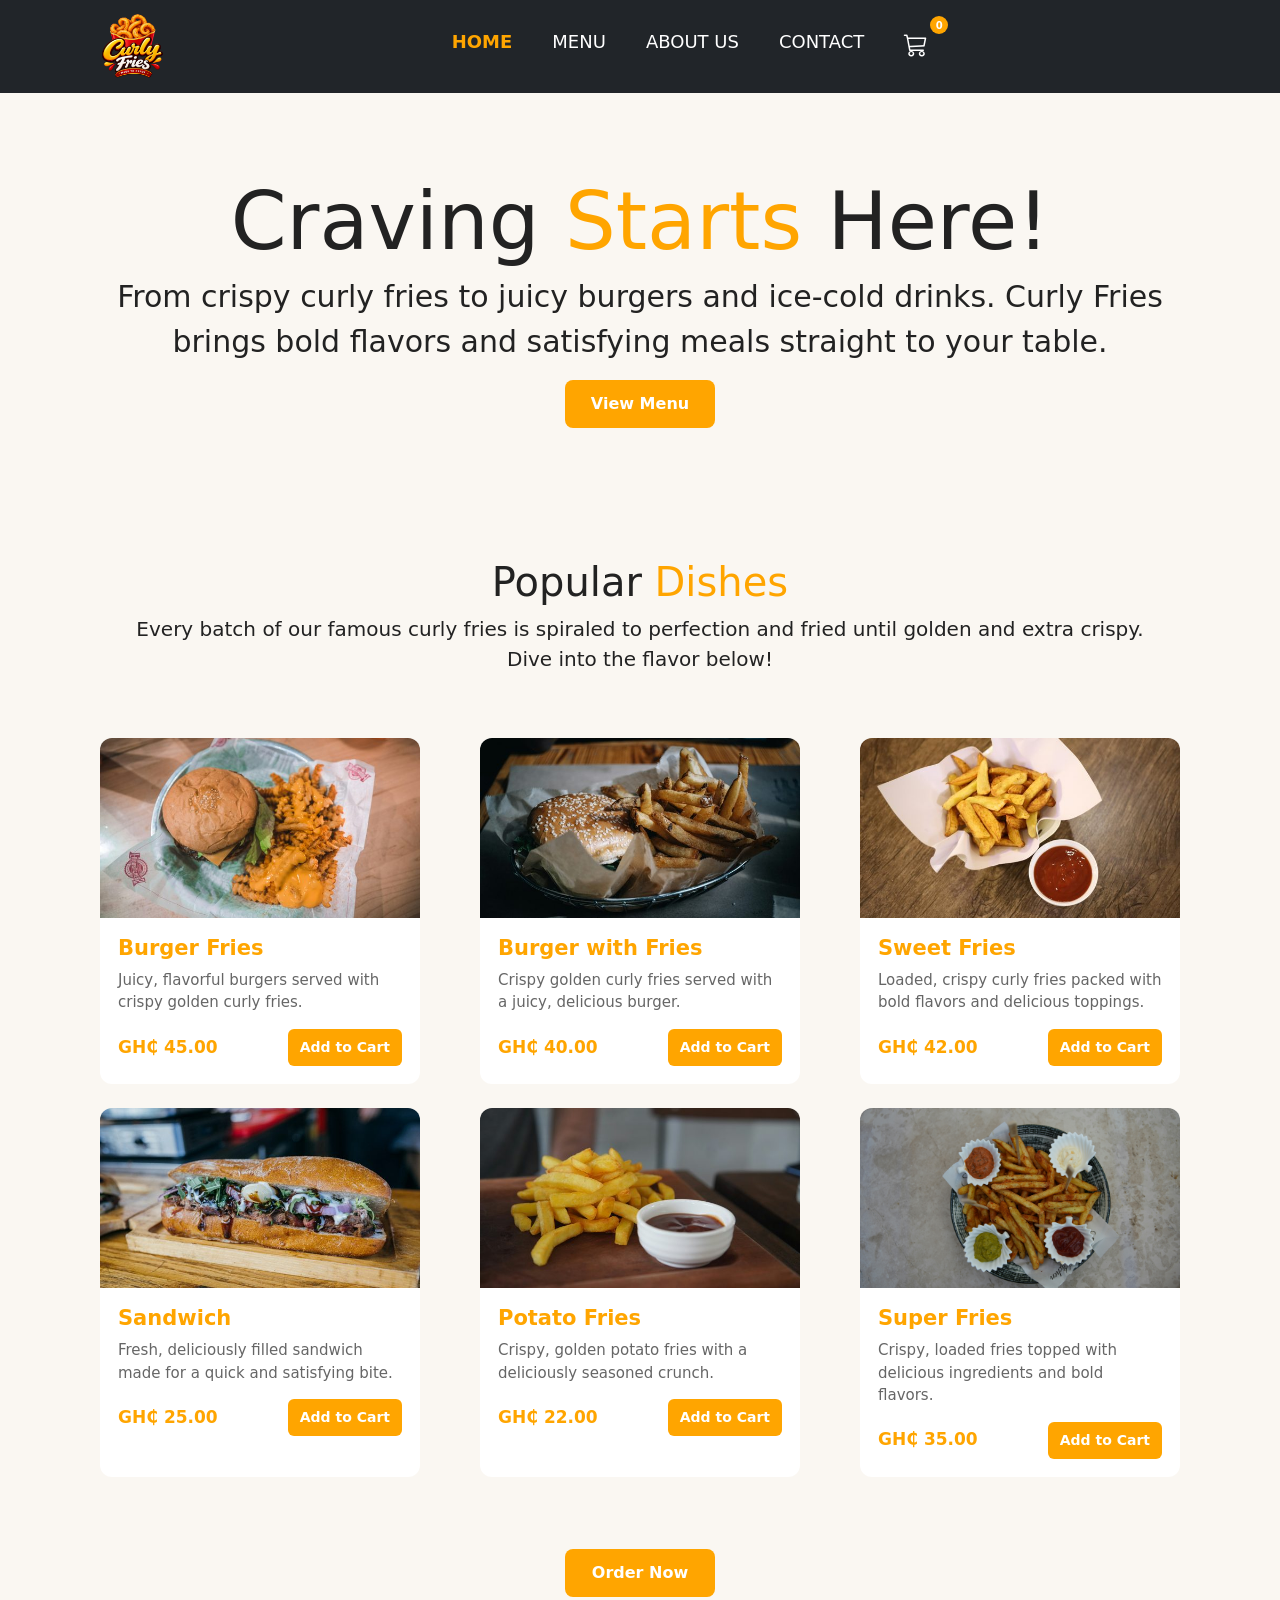
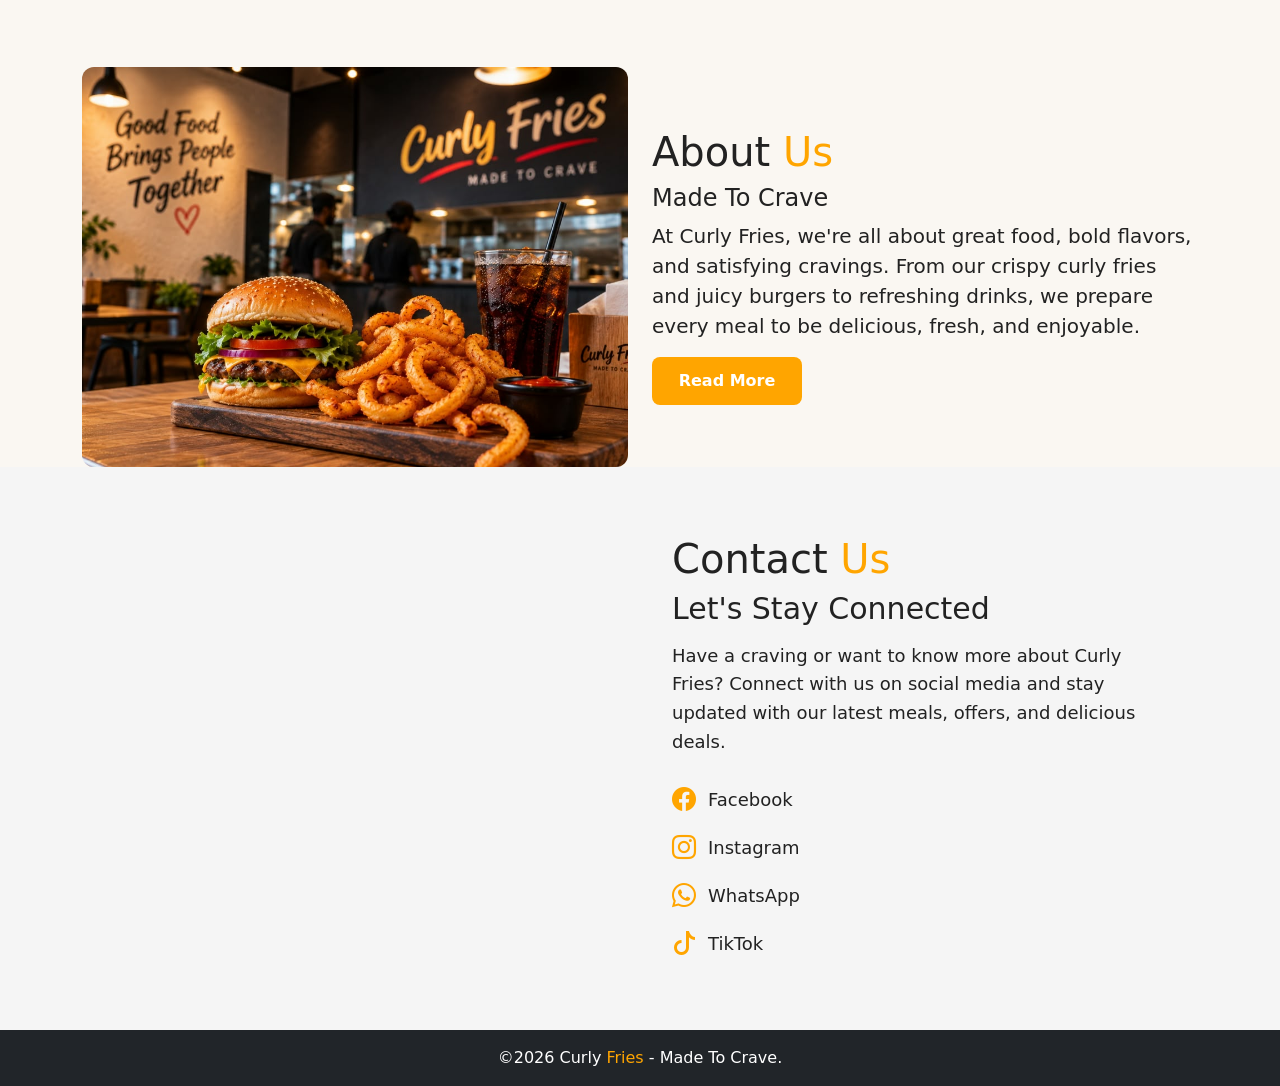
<file: index.html>
<!doctype html>
<html lang="en">
  <head>
    <meta charset="utf-8" />
    <meta name="viewport" content="width=device-width, initial-scale=1" />
    <title>Curly Fries - Made To Crave</title>
    <!---bootstrap-->
    <link
      href="https://cdn.jsdelivr.net/npm/bootstrap@5.3.8/dist/css/bootstrap.min.css"
      rel="stylesheet"
    />

    <!---boostrap fonts-->
    <link
      rel="stylesheet"
      href="https://cdn.jsdelivr.net/npm/bootstrap-icons@1.13.1/font/bootstrap-icons.min.css"
    />

    <!--custom css-->
    <link rel="stylesheet" href="assets/css/style.css" />

    <!---reso=ponsive custom css-->
    <link rel="stylesheet" href="assets/css/responsive.css" />

    <!---Google font-->
    <link rel="preconnect" href="https://fonts.googleapis.com" />
    <link rel="preconnect" href="https://fonts.gstatic.com" crossorigin />
    <link
      href="https://fonts.googleapis.com/css2?family=Google+Sans:ital,opsz,wght@0,17..18,400..700;1,17..18,400..700&family=Montserrat:ital,wght@0,100..900;1,100..900&display=swap"
      rel="stylesheet"
    />
  </head>
  <body>
    <!--NAVBAR -->
    <nav class="navbar navbar-expand-lg bg-dark sticky-top">
      <div class="container">
        <a href="index.html" class="navbar-brand"
          ><img src="assets/images/logo1.png" class="logo-img" alt=""
        /></a>
        <!---mobile cart-->
        <a
          href="cart.html"
          class="nav-link cart-icon d-inline-flex d-lg-none"
          aria-label="Shopping cart"
        >
          <i class="bi bi-cart3"></i>
          <span class="cart-count">0</span>
        </a>

        <!---hamburger-->
        <button
          class="navbar-toggler navbar-dark"
          type="button"
          data-bs-toggle="offcanvas"
          data-bs-target="#offcanvasNavbar"
          aria-controls="offcanvasNavbar"
          aria-label="Toggle navigation"
        >
          <span class="navbar-toggler-icon"></span>
        </button>
        <div
          class="offcanvas offcanvas-start bg-dark text-white"
          tabindex="-1"
          id="offcanvasNavbar"
          aria-labelledby="offcanvasNavbarLabel"
        >
          <div class="offcanvas-header">
            <h5 class="offcanvas-title" id="offcanvasNavbarLabel">
              Curly <span>Fries</span>
            </h5>
            <button
              type="button"
              class="btn-close btn-close-white"
              data-bs-dismiss="offcanvas"
              aria-label="Close"
            ></button>
          </div>
          <div class="offcanvas-body">
            <ul
              class="navbar-nav justify-content-center gap-4 flex-grow-1 pe-3"
            >
              <li class="nav-item">
                <a class="nav-link active text-white" href="index.html">Home</a>
              </li>
              <li class="nav-item">
                <a class="nav-link text-white" href="menu.html">Menu</a>
              </li>
              <li class="nav-item">
                <a class="nav-link text-white" href="about.html">About Us</a>
              </li>
              <li class="nav-item">
                <a class="nav-link text-white" href="contact.html">Contact</a>
              </li>

              <!-- Desktop Cart -->
              <li class="nav-item d-none d-lg-block">
                <a
                  href="cart.html"
                  class="nav-link cart-icon"
                  aria-label="Shopping cart"
                >
                  <i class="bi bi-cart3"></i>
                  <span class="cart-count">0</span>
                </a>
              </li>
            </ul>
          </div>
        </div>
      </div>
    </nav>

    <!---End Of Navbar-->

    <!---HERO SECTION -->
    <section class="hero-section">
      <div class="container text-center">
        <h1 class="hero-text">Craving <span>Starts</span> Here!</h1>
        <p class="p-text">
          From crispy curly fries to juicy burgers and ice-cold drinks. Curly
          Fries brings bold flavors and satisfying meals straight to your table.
        </p>
        <a href="menu.html" role="button" class="hero-btn">View Menu</a>
      </div>
    </section>

    <!---Menu Section-->
    <section class="section">
      <div class="container">
        <div class="text-center">
          <h1 class="menu-text">Popular <span>Dishes</span></h1>
          <p class="menu-paragraph">
            Every batch of our famous curly fries is spiraled to perfection and
            fried until golden and extra crispy. <br />
            Dive into the flavor below!
          </p>
        </div>
        <div class="row g-4 py-5">
          <!-- Burger Fries -->
          <div
            class="col-12 col-sm-6 col-lg-4 menu-item"
            data-category="burgers"
          >
            <div class="menu-card">
              <img
                src="assets/images/burger-fries.jpg"
                class="menu-card-img"
                alt="Burger Fries"
              />
              <div class="menu-card-body">
                <h3>Burger Fries</h3>
                <p>
                  Juicy, flavorful burgers served with crispy golden curly
                  fries.
                </p>
                <div class="menu-card-footer">
                  <span class="menu-price">GH₵ 45.00</span>
                  <button
                    type="button"
                    data-name="Burger Fries"
                    data-price="45"
                    data-image="assets/images/burger-fries.jpg"
                    class="add-cart-btn"
                  >
                    Add to Cart
                  </button>
                </div>
              </div>
            </div>
          </div>

          <!-- Burger with Fries -->
          <div
            class="col-12 col-sm-6 col-lg-4 menu-item"
            data-category="burgers"
          >
            <div class="menu-card">
              <img
                src="assets/images/b-fries.jpg"
                class="menu-card-img"
                alt="Burger with Fries"
              />
              <div class="menu-card-body">
                <h3>Burger with Fries</h3>
                <p>
                  Crispy golden curly fries served with a juicy, delicious
                  burger.
                </p>
                <div class="menu-card-footer">
                  <span class="menu-price">GH₵ 40.00</span>
                  <button
                    type="button"
                    data-name="Burger with Fries"
                    data-price="40"
                    data-image="assets/images/b-fries.jpg"
                    class="add-cart-btn"
                  >
                    Add to Cart
                  </button>
                </div>
              </div>
            </div>
          </div>

          <!-- Sweet Fries -->
          <div class="col-12 col-sm-6 col-lg-4 menu-item" data-category="fries">
            <div class="menu-card">
              <img
                src="assets/images/about1.jpg"
                class="menu-card-img"
                alt="Sweet Fries"
              />
              <div class="menu-card-body">
                <h3>Sweet Fries</h3>
                <p>
                  Loaded, crispy curly fries packed with bold flavors and
                  delicious toppings.
                </p>
                <div class="menu-card-footer">
                  <span class="menu-price">GH₵ 42.00</span>
                  <button
                    type="button"
                    data-name="Sweet Fries"
                    data-price="42"
                    data-image="assets/images/about1.jpg"
                    class="add-cart-btn"
                  >
                    Add to Cart
                  </button>
                </div>
              </div>
            </div>
          </div>

          <!-- Sandwich -->
          <div
            class="col-12 col-sm-6 col-lg-4 menu-item"
            data-category="sandwiches"
          >
            <div class="menu-card">
              <img
                src="assets/images/sandwich.jpg"
                class="menu-card-img"
                alt="Sandwich"
              />
              <div class="menu-card-body">
                <h3>Sandwich</h3>
                <p>
                  Fresh, deliciously filled sandwich made for a quick and
                  satisfying bite.
                </p>
                <div class="menu-card-footer">
                  <span class="menu-price">GH₵ 25.00</span>
                  <button
                    type="button"
                    data-name="Sandwich"
                    data-price="25"
                    data-image="assets/images/sandwich.jpg"
                    class="add-cart-btn"
                  >
                    Add to Cart
                  </button>
                </div>
              </div>
            </div>
          </div>

          <!-- Potato Fries -->
          <div class="col-12 col-sm-6 col-lg-4 menu-item" data-category="fries">
            <div class="menu-card">
              <img
                src="assets/images/potatoe-fries.jpg"
                class="menu-card-img"
                alt="Potato Fries"
              />
              <div class="menu-card-body">
                <h3>Potato Fries</h3>
                <p>
                  Crispy, golden potato fries with a deliciously seasoned
                  crunch.
                </p>
                <div class="menu-card-footer">
                  <span class="menu-price">GH₵ 22.00</span>
                  <button
                    type="button"
                    data-name="Potato Fries"
                    data-price="22"
                    data-image="assets/images/potatoe-fries.jpg"
                    class="add-cart-btn"
                  >
                    Add to Cart
                  </button>
                </div>
              </div>
            </div>
          </div>

          <!-- Super Fries -->
          <div class="col-12 col-sm-6 col-lg-4 menu-item" data-category="fries">
            <div class="menu-card">
              <img
                src="assets/images/super-fries.jpg"
                class="menu-card-img"
                alt="Super Fries"
              />
              <div class="menu-card-body">
                <h3>Super Fries</h3>
                <p>
                  Crispy, loaded fries topped with delicious ingredients and
                  bold flavors.
                </p>
                <div class="menu-card-footer">
                  <span class="menu-price">GH₵ 35.00</span>
                  <button
                    type="button"
                    data-name="Super Fries"
                    data-price="35"
                    data-image="assets/images/super-fries.jpg"
                    class="add-cart-btn"
                  >
                    Add to Cart
                  </button>
                </div>
              </div>
            </div>
          </div>
        </div>
        <div class="text-center mt-4">
          <a href="menu.html" role="button" class="hero-btn">Order Now</a>
        </div>
      </div>
    </section>

    <!---ABOUT SECTION-->
    <section>
      <div class="container">
        <div class="row align-items-center">
          <!-- Heading Mobile-->
          <div class="col-12 order-1 d-md-none">
            <h1 class="about-title">About <span>Us</span></h1>
          </div>

          <!-- Image -->
          <div class="col-12 col-md-6 order-2 order-md-1">
            <img
              src="assets/images/about.jpeg"
              class="img-fluid about-img"
              alt="Curly Fries"
            />
          </div>

          <!-- Content -->
          <div class="col-12 col-md-6 order-3 order-md-2">
            <!-- Heading shown on desktop -->
            <h1 class="d-none d-md-block">About <span>Us</span></h1>

            <h4 class="mt-2">Made To Crave</h4>

            <p class="about-text">
              At Curly Fries, we're all about great food, bold flavors, and
              satisfying cravings. From our crispy curly fries and juicy burgers
              to refreshing drinks, we prepare every meal to be delicious,
              fresh, and enjoyable.
            </p>

            <a href="about.html" role="button" class="hero-btn">Read More </a>
          </div>
        </div>
      </div>
    </section>

    <!---CONTACT SECTION-->
    <section class="contact-section py-5" id="contact">
      <div class="container">
        <div class="row align-items-center g-4">
          <!-- Map -->
          <div class="col-12 col-md-6 order-2 order-md-1">
            <div class="map-container">
              <iframe
                src="https://www.google.com/maps?q=The+Buka+Restaurant,+Osu,+Accra,+Ghana&output=embed"
                width="100%"
                height="400"
                style="border: 0"
                allowfullscreen=""
                loading="lazy"
              >
              </iframe>
            </div>
          </div>

          <!-- Contact -->
          <div class="col-12 col-md-6 order-1 order-md-2">
            <div class="social-content">
              <h1>Contact <span>Us</span></h1>

              <h2>Let's Stay Connected</h2>

              <p>
                Have a craving or want to know more about Curly Fries? Connect
                with us on social media and stay updated with our latest meals,
                offers, and delicious deals.
              </p>

              <div class="social-links">
                <a href="#" class="social-link">
                  <i class="bi bi-facebook"></i>
                  Facebook
                </a>

                <a href="#" class="social-link">
                  <i class="bi bi-instagram"></i>
                  Instagram
                </a>

                <a href="#" class="social-link">
                  <i class="bi bi-whatsapp"></i>
                  WhatsApp
                </a>

                <a href="#" class="social-link">
                  <i class="bi bi-tiktok"></i>
                  TikTok
                </a>
              </div>
            </div>
          </div>
        </div>
      </div>
    </section>

    <!---FOOTER SECTION-->
    <footer class="text-center p-3 bottom text-white bg-dark">
      <div>&copy;2026 Curly <span>Fries</span> - Made To Crave.</div>
    </footer>
    <!---script-->
    <script src="https://cdn.jsdelivr.net/npm/bootstrap@5.3.8/dist/js/bootstrap.bundle.min.js"></script>

    <!-- Cart -->
    <script src="assets/js/cart.js"></script>
  </body>
</html>
</file>
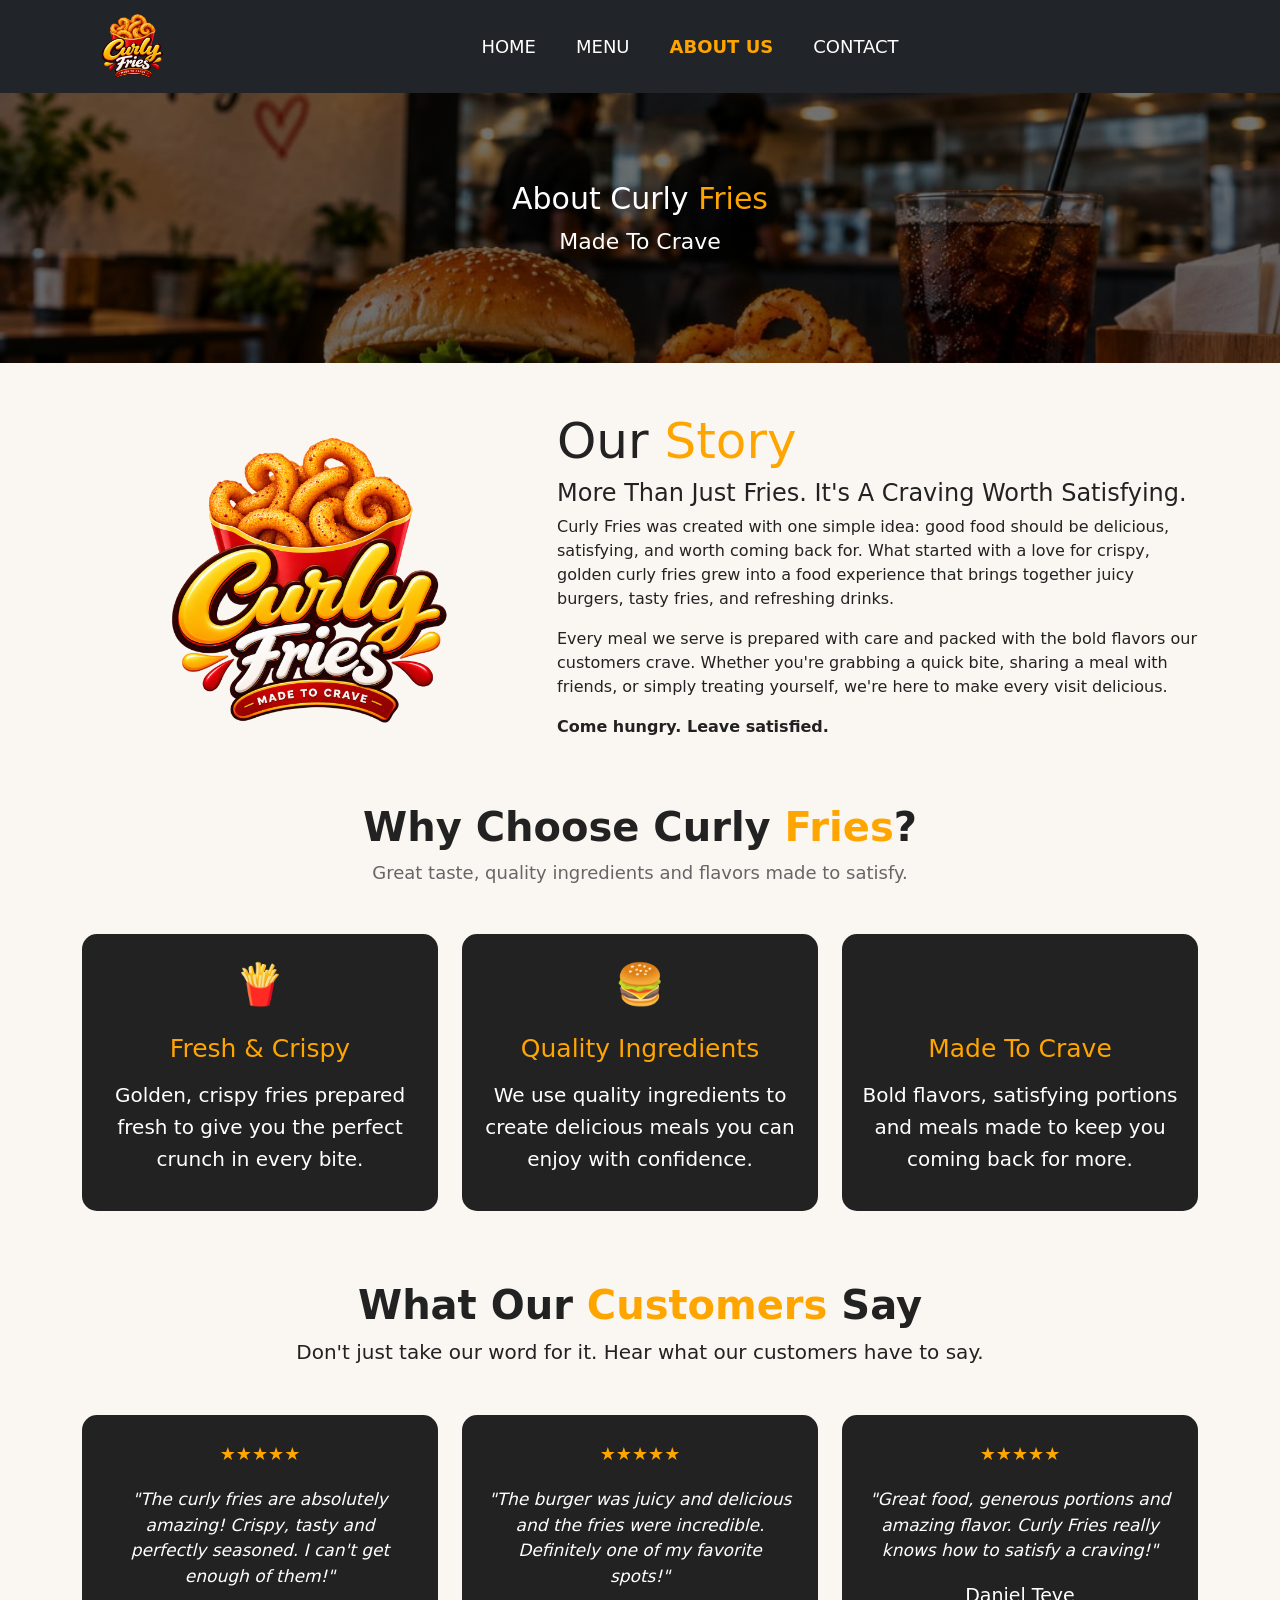
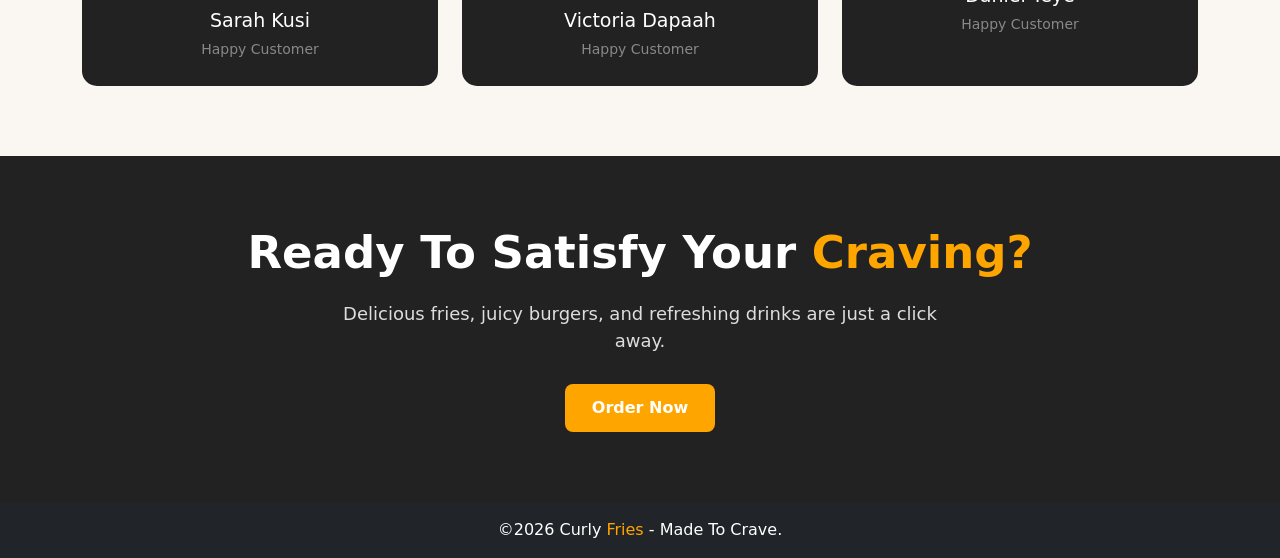
<file: about.html>
<!doctype html>
<html lang="en">
  <head>
    <meta charset="utf-8" />
    <meta name="viewport" content="width=device-width, initial-scale=1" />
    <title>About Us - Curly Fries</title>

    <!---bootstrap-->
    <link
      href="https://cdn.jsdelivr.net/npm/bootstrap@5.3.8/dist/css/bootstrap.min.css"
      rel="stylesheet"
    />

    <!--custom css-->
    <link rel="stylesheet" href="assets/css/style.css" />

    <!---responsive custom css-->
    <link rel="stylesheet" href="assets/css/responsive.css" />

    <!---Google font-->
    <link rel="preconnect" href="https://fonts.googleapis.com" />
    <link rel="preconnect" href="https://fonts.gstatic.com" crossorigin />
    <link
      href="https://fonts.googleapis.com/css2?family=Google+Sans:ital,opsz,wght@0,17..18,400..700;1,17..18,400..700&family=Montserrat:ital,wght@0,100..900;1,100..900&display=swap"
      rel="stylesheet"
    />
  </head>
  <body>
    <!--NAVBAR -->
    <nav class="navbar navbar-expand-lg bg-dark sticky-top">
      <div class="container">
        <a href="index.html" class="navbar-brand"
          ><img src="assets/images/logo1.png" class="logo-img" alt=""
        /></a>
        <button
          class="navbar-toggler navbar-dark"
          type="button"
          data-bs-toggle="offcanvas"
          data-bs-target="#offcanvasNavbar"
          aria-controls="offcanvasNavbar"
          aria-label="Toggle navigation"
        >
          <span class="navbar-toggler-icon"></span>
        </button>
        <div
          class="offcanvas offcanvas-start bg-dark text-white"
          tabindex="-1"
          id="offcanvasNavbar"
          aria-labelledby="offcanvasNavbarLabel"
        >
          <div class="offcanvas-header">
            <h5 class="offcanvas-title" id="offcanvasNavbarLabel">
              Curly <span>Fries</span>
            </h5>
            <button
              type="button"
              class="btn-close btn-close-white"
              data-bs-dismiss="offcanvas"
              aria-label="Close"
            ></button>
          </div>
          <div class="offcanvas-body">
            <ul
              class="navbar-nav justify-content-center gap-4 flex-grow-1 pe-3"
            >
              <li class="nav-item">
                <a class="nav-link text-white" href="index.html">Home</a>
              </li>
              <li class="nav-item">
                <a class="nav-link text-white" href="menu.html">Menu</a>
              </li>
              <li class="nav-item">
                <a class="nav-link active text-white" href="about.html"
                  >About Us</a
                >
              </li>
              <li class="nav-item">
                <a class="nav-link text-white" href="contact.html">Contact</a>
              </li>
            </ul>
          </div>
        </div>
      </div>
    </nav>

    <!---End Of Navbar-->

    <!---HERO SECTION -->
    <main class="about-hero">
      <div class="container text-center">
        <h1>About Curly <span>Fries</span></h1>
        <p>Made To Crave</p>
      </div>
    </main>

    <main class="py-5">
      <div class="container">
        <div class="row align-items-center">
          <!-- Mobile--->
          <div class="col-12 d-md-none order-1 text-center">
            <h2>Our <span>Story</span></h2>
          </div>
          <div class="col-12 col-md-5 order-2 order-md-1 text-center">
            <img
              src="assets/images/logo1.png"
              class="img-fluid"
              alt="Curly Fries Logo"
            />
          </div>

          <!-- Story Content -->
          <div class="col-12 col-md-7 order-3 order-md-2">
            <!-- Desktop Only: Our Story -->
            <h2 class="d-none d-md-block about-title">
              Our <span>Story</span>
            </h2>

            <h4>More Than Just Fries. It's A Craving Worth Satisfying.</h4>

            <p>
              Curly Fries was created with one simple idea: good food should be
              delicious, satisfying, and worth coming back for. What started
              with a love for crispy, golden curly fries grew into a food
              experience that brings together juicy burgers, tasty fries, and
              refreshing drinks.
            </p>

            <p>
              Every meal we serve is prepared with care and packed with the bold
              flavors our customers crave. Whether you're grabbing a quick bite,
              sharing a meal with friends, or simply treating yourself, we're
              here to make every visit delicious.
            </p>

            <p>
              <strong>Come hungry. Leave satisfied.</strong>
            </p>
          </div>
        </div>
      </div>
    </main>

    <!---Why Choose Us-->
    <section class="why-choose">
      <div class="container">
        <div class="text-center mb-5">
          <h2>Why Choose Curly <span>Fries</span>?</h2>
          <p>Great taste, quality ingredients and flavors made to satisfy.</p>
        </div>
        <div class="row g-4">
          <div class="col-12 col-md-4">
            <div class="feature-card text-center">
              <div class="feature-icon">🍟</div>
              <h3>Fresh & Crispy</h3>
              <p>
                Golden, crispy fries prepared fresh to give you the perfect
                crunch in every bite.
              </p>
            </div>
          </div>

          <div class="col-12 col-md-4">
            <div class="feature-card text-center">
              <div class="feature-icon">🍔</div>
              <h3>Quality Ingredients</h3>

              <p>
                We use quality ingredients to create delicious meals you can
                enjoy with confidence.
              </p>
            </div>
          </div>

          <div class="col-12 col-md-4">
            <div class="feature-card text-center">
              <div class="feature-icon">❤️</div>
              <h3>Made To Crave</h3>
              <p>
                Bold flavors, satisfying portions and meals made to keep you
                coming back for more.
              </p>
            </div>
          </div>
        </div>
      </div>
    </section>

    <!---Testimonials-->
    <section class="section">
      <div class="container">
        <div class="text-center mb-5">
          <h2 class="testimonial-title">What Our <span>Customers</span> Say</h2>
          <p class="sub-section">
            Don't just take our word for it. Hear what our customers have to
            say.
          </p>
        </div>

        <div class="row g-4">
          <div class="col-12 col-md-4">
            <div class="testimonial-card">
              <div class="stars">★★★★★</div>
              <p>
                "The curly fries are absolutely amazing! Crispy, tasty and
                perfectly seasoned. I can't get enough of them!"
              </p>
              <h5>Sarah Kusi</h5>
              <small>Happy Customer</small>
            </div>
          </div>

          <div class="col-12 col-md-4">
            <div class="testimonial-card">
              <div class="stars">★★★★★</div>
              <p>
                "The burger was juicy and delicious and the fries were
                incredible. Definitely one of my favorite spots!"
              </p>
              <h5>Victoria Dapaah</h5>
              <small>Happy Customer</small>
            </div>
          </div>

          <div class="col-12 col-md-4">
            <div class="testimonial-card">
              <div class="stars">★★★★★</div>
              <p>
                "Great food, generous portions and amazing flavor. Curly Fries
                really knows how to satisfy a craving!"
              </p>
              <h5>Daniel Teye</h5>
              <small>Happy Customer</small>
            </div>
          </div>
        </div>
      </div>
    </section>

    <!---CTA-->
    <section class="cta-section">
      <div class="container text-center">
        <h2>Ready To Satisfy Your <span>Craving?</span></h2>
        <p>
          Delicious fries, juicy burgers, and refreshing drinks are just a click
          away.
        </p>
        <a href="menu.html" class="hero-btn">Order Now</a>
      </div>
    </section>

    <!---Footer-->
    <footer class="text-center p-3 bottom text-white bg-dark">
      <div>&copy;2026 Curly <span>Fries</span> - Made To Crave.</div>
    </footer>

    <!---script-->
    <script src="https://cdn.jsdelivr.net/npm/bootstrap@5.3.8/dist/js/bootstrap.bundle.min.js"></script>

    <!---aos script-->
    <script src="https://unpkg.com/aos@2.3.1/dist/aos.js"></script>

    <script>
      AOS.init();
    </script>
  </body>
</html>
</file>
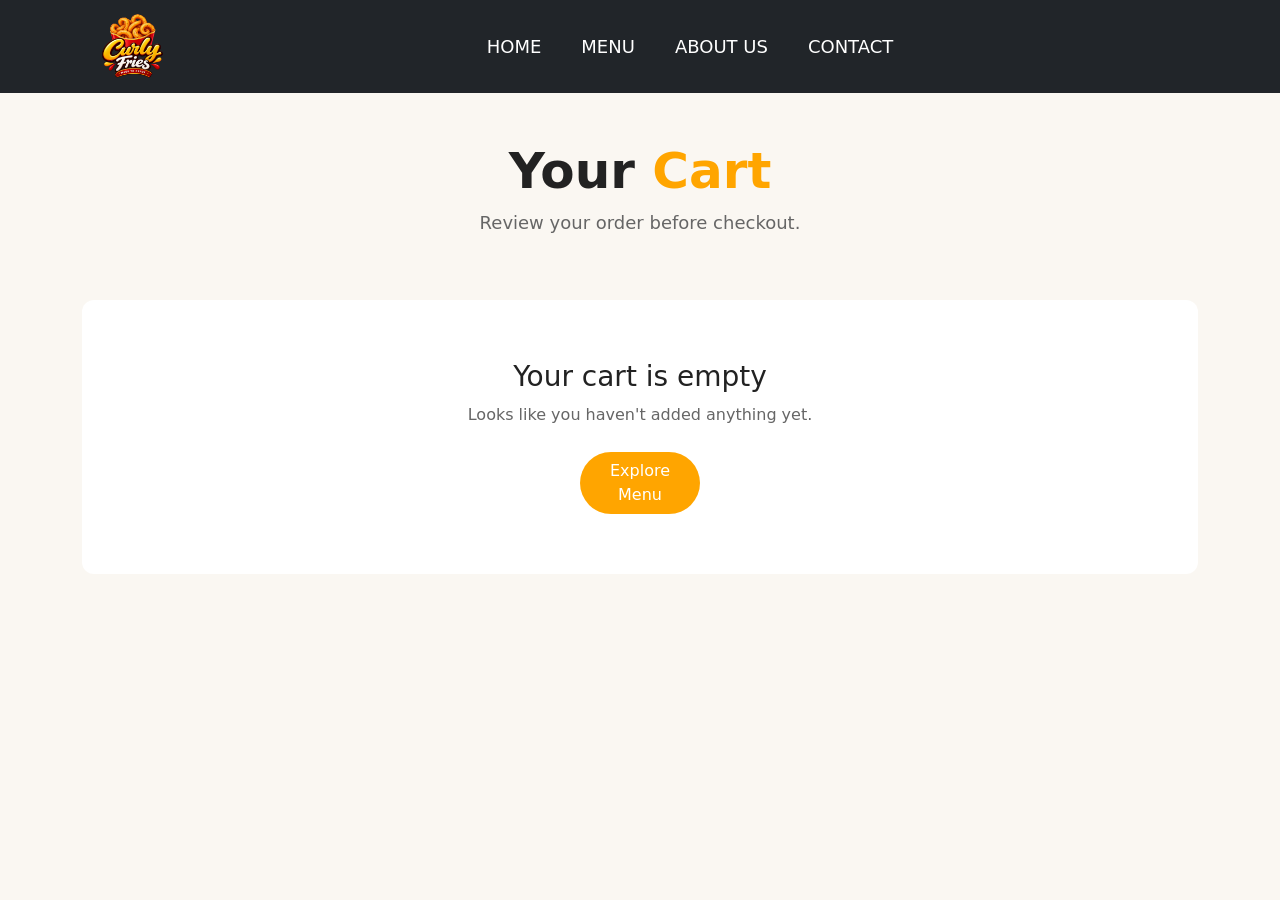
<file: cart.html>
<!doctype html>
<html lang="en">
  <head>
    <meta charset="utf-8" />
    <meta name="viewport" content="width=device-width, initial-scale=1" />
    <title>Cart - Curly Fries</title>
    <!-- Bootstrap -->
    <link
      href="https://cdn.jsdelivr.net/npm/bootstrap@5.3.8/dist/css/bootstrap.min.css"
      rel="stylesheet"
    />

    <!-- Custom CSS -->
    <link rel="stylesheet" href="assets/css/style.css" />

    <!-- Responsive CSS -->
    <link rel="stylesheet" href="assets/css/responsive.css" />

    <!-- Google Fonts -->
    <link rel="preconnect" href="https://fonts.googleapis.com" />

    <link rel="preconnect" href="https://fonts.gstatic.com" crossorigin />

    <link
      href="https://fonts.googleapis.com/css2?family=Google+Sans:ital,opsz,wght@0,17..18,400..700;1,17..18,400..700&family=Montserrat:ital,wght@0,100..900;1,100..900&display=swap"
      rel="stylesheet"
    />
  </head>

  <body>
    <!-- =========================
         NAVBAR
    ========================== -->

    <nav class="navbar navbar-expand-lg bg-dark sticky-top">
      <div class="container">
        <a href="index.html" class="navbar-brand">
          <img
            src="assets/images/logo1.png"
            class="logo-img"
            alt="Curly Fries"
          />
        </a>
        <button
          class="navbar-toggler navbar-dark"
          type="button"
          data-bs-toggle="offcanvas"
          data-bs-target="#offcanvasNavbar"
          aria-controls="offcanvasNavbar"
          aria-label="Toggle navigation"
        >
          <span class="navbar-toggler-icon"></span>
        </button>
        <div
          class="offcanvas offcanvas-start bg-dark text-white"
          tabindex="-1"
          id="offcanvasNavbar"
          aria-labelledby="offcanvasNavbarLabel"
        >
          <div class="offcanvas-header">
            <h5 class="offcanvas-title" id="offcanvasNavbarLabel">
              Curly <span>Fries</span>
            </h5>
            <button
              type="button"
              class="btn-close btn-close-white"
              data-bs-dismiss="offcanvas"
              aria-label="Close"
            ></button>
          </div>
          <div class="offcanvas-body">
            <ul
              class="navbar-nav justify-content-center gap-4 flex-grow-1 pe-3"
            >
              <li class="nav-item">
                <a class="nav-link text-white" href="index.html"> Home </a>
              </li>
              <li class="nav-item">
                <a class="nav-link text-white" href="menu.html"> Menu </a>
              </li>
              <li class="nav-item">
                <a class="nav-link text-white" href="about.html"> About Us </a>
              </li>
              <li class="nav-item">
                <a class="nav-link text-white" href="contact.html"> Contact </a>
              </li>
            </ul>
          </div>
        </div>
      </div>
    </nav>

    <!-- =========================
         CART HEADER
    ========================== -->

    <section class="cart-header py-5">
      <div class="container text-center">
        <h1>Your <span>Cart</span></h1>
        <p>Review your order before checkout.</p>
      </div>
    </section>

    <!-- =========================
         CART CONTENT
    ========================== -->

    <main class="cart-section pb-5">
      <div class="container">
        <div id="cartContainer">
          <!-- Cart items will be inserted here by JavaScript -->
        </div>
      </div>
    </main>

    <!-- Bootstrap JS -->
    <script src="https://cdn.jsdelivr.net/npm/bootstrap@5.3.8/dist/js/bootstrap.bundle.min.js"></script>

    <!-- Cart JS -->
    <script src="assets/js/cart.js"></script>
  </body>
</html>
</file>
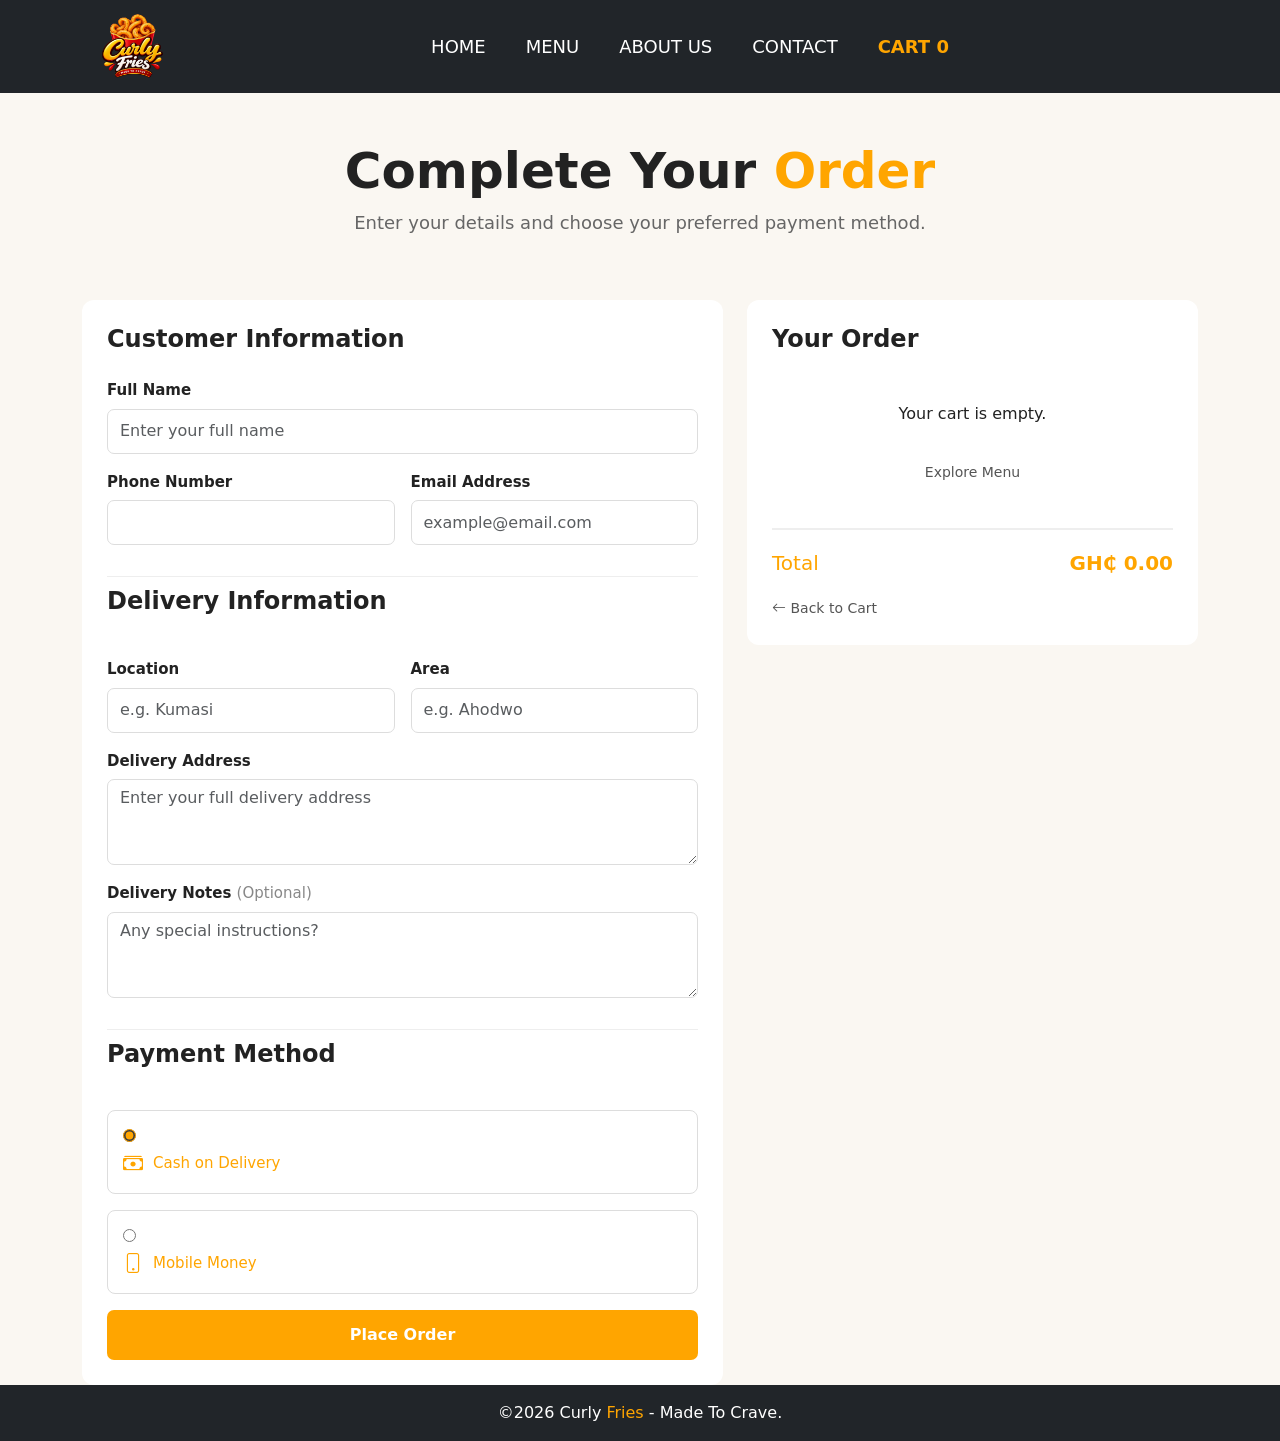
<file: checkout.html>
<!doctype html>
<html lang="en">
  <head>
    <meta charset="UTF-8" />
    <meta name="viewport" content="width=device-width, initial-scale=1.0" />
    <title>Checkout | Curly Fries</title>
    <!-- Bootstrap CSS -->
    <link
      href="https://cdn.jsdelivr.net/npm/bootstrap@5.3.8/dist/css/bootstrap.min.css"
      rel="stylesheet"
    />

    <!-- Bootstrap Icons -->
    <link
      rel="stylesheet"
      href="https://cdn.jsdelivr.net/npm/bootstrap-icons@1.11.3/font/bootstrap-icons.min.css"
    />

    <!-- Google Fonts -->
    <link rel="preconnect" href="https://fonts.googleapis.com" />

    <link rel="preconnect" href="https://fonts.gstatic.com" crossorigin />

    <link
      href="https://fonts.googleapis.com/css2?family=Google+Sans:ital,wght@0,400;0,500;0,600;0,700;1,400&family=Montserrat:wght@400;500;600;700&display=swap"
      rel="stylesheet"
    />

    <!-- Custom CSS -->
    <link rel="stylesheet" href="assets/css/style.css" />

    <link rel="stylesheet" href="assets/css/responsive.css" />
  </head>

  <body>
    <!-- ================================
         NAVBAR
    ================================= -->

    <nav class="navbar navbar-expand-lg bg-dark sticky-top">
      <div class="container">
        <a href="index.html" class="navbar-brand">
          <img
            src="assets/images/logo1.png"
            alt="Curly Fries"
            class="logo-img"
          />
        </a>

        <button
          class="navbar-toggler navbar-dark"
          type="button"
          data-bs-toggle="offcanvas"
          data-bs-target="#offcanvasNavbar"
          aria-controls="offcanvasNavbar"
          aria-label="Toggle navigation"
        >
          <span class="navbar-toggler-icon"></span>
        </button>

        <div
          class="offcanvas offcanvas-start bg-dark text-white"
          tabindex="-1"
          id="offcanvasNavbar"
          aria-labelledby="offcanvasNavbarLabel"
        >
          <div class="offcanvas-header">
            <h5 class="offcanvas-title" id="offcanvasNavbarLabel">
              Curly <span>Fries</span>
            </h5>

            <button
              type="button"
              class="btn-close btn-close-white"
              data-bs-dismiss="offcanvas"
              aria-label="Close"
            ></button>
          </div>

          <div class="offcanvas-body">
            <ul
              class="navbar-nav justify-content-center gap-4 flex-grow-1 pe-3"
            >
              <li class="nav-item">
                <a class="nav-link text-white" href="index.html"> Home </a>
              </li>
              <li class="nav-item">
                <a class="nav-link text-white" href="menu.html"> Menu </a>
              </li>
              <li class="nav-item">
                <a class="nav-link text-white" href="about.html"> About Us </a>
              </li>
              <li class="nav-item">
                <a class="nav-link text-white" href="#contact"> Contact </a>
              </li>
              <li class="nav-item">
                <a class="nav-link text-white active" href="cart.html">
                  Cart
                  <span id="cartCount">0</span>
                </a>
              </li>
            </ul>
          </div>
        </div>
      </div>
    </nav>

    <!-- ================================
         CHECKOUT HEADER
    ================================= -->

    <section class="checkout-header py-5">
      <div class="container text-center">
        <h1>Complete Your <span>Order</span></h1>
        <p>Enter your details and choose your preferred payment method.</p>
      </div>
    </section>

    <!-- ================================
         CHECKOUT SECTION
    ================================= -->
    <section class="checkout-section">
      <div class="container">
        <div class="row g-4">
          <!-- =========================
                     CUSTOMER INFORMATION
                ========================== -->

          <div class="col-12 col-lg-7">
            <div class="checkout-card">
              <h2>Customer Information</h2>
              <form id="checkoutForm">
                <div class="row g-3">
                  <!-- Full Name -->

                  <div class="col-12">
                    <label for="fullName" class="form-label"> Full Name </label>
                    <input
                      type="text"
                      class="form-control"
                      id="fullName"
                      placeholder="Enter your full name"
                      required
                    />
                  </div>

                  <!-- Phone -->
                  <div class="col-12 col-md-6">
                    <label for="phone" class="form-label"> Phone Number </label>
                    <input
                      type="tel"
                      class="form-control"
                      id="phone"
                      placeholder=""
                      required
                    />
                  </div>

                  <!-- Email -->

                  <div class="col-12 col-md-6">
                    <label for="email" class="form-label">
                      Email Address
                    </label>

                    <input
                      type="email"
                      class="form-control"
                      id="email"
                      placeholder="example@email.com"
                      required
                    />
                  </div>

                  <!-- =========================
                                     DELIVERY INFORMATION
                                ========================== -->

                  <div class="col-12">
                    <h2 class="checkout-subheading">Delivery Information</h2>
                  </div>

                  <!-- Location -->

                  <div class="col-12 col-md-6">
                    <label for="location" class="form-label"> Location </label>

                    <input
                      type="text"
                      class="form-control"
                      id="location"
                      placeholder="e.g. Kumasi"
                      required
                    />
                  </div>

                  <!-- Area -->

                  <div class="col-12 col-md-6">
                    <label for="area" class="form-label"> Area </label>

                    <input
                      type="text"
                      class="form-control"
                      id="area"
                      placeholder="e.g. Ahodwo"
                      required
                    />
                  </div>

                  <!-- Address -->
                  <div class="col-12">
                    <label for="address" class="form-label">
                      Delivery Address
                    </label>

                    <textarea
                      class="form-control"
                      id="address"
                      rows="3"
                      placeholder="Enter your full delivery address"
                      required
                    ></textarea>
                  </div>

                  <!-- Delivery Notes -->
                  <div class="col-12">
                    <label for="notes" class="form-label">
                      Delivery Notes
                      <span>(Optional)</span>
                    </label>

                    <textarea
                      class="form-control"
                      id="notes"
                      rows="3"
                      placeholder="Any special instructions?"
                    ></textarea>
                  </div>

                  <!-- =========================
                                     PAYMENT METHOD
                                ========================== -->

                  <div class="col-12">
                    <h2 class="checkout-subheading">Payment Method</h2>
                  </div>

                  <!-- Cash on Delivery -->
                  <div class="col-12">
                    <div class="payment-option">
                      <input
                        type="radio"
                        name="paymentMethod"
                        id="cashPayment"
                        value="cash"
                        checked
                      />
                      <label for="cashPayment">
                        <i class="bi bi-cash-stack"></i>
                        <span> Cash on Delivery </span>
                      </label>
                    </div>
                  </div>

                  <!-- Mobile Money -->
                  <div class="col-12">
                    <div class="payment-option">
                      <input
                        type="radio"
                        name="paymentMethod"
                        id="momoPayment"
                        value="momo"
                      />
                      <label for="momoPayment">
                        <i class="bi bi-phone"></i>
                        <span> Mobile Money </span>
                      </label>
                    </div>
                  </div>

                  <!-- Mobile Money Details -->
                  <div class="col-12 momo-details" id="momoDetails">
                    <div class="momo-box">
                      <label for="momoNetwork" class="form-label">
                        Mobile Money Network
                      </label>
                      <select class="form-select" id="momoNetwork">
                        <option value="">Select network</option>
                        <option value="mtn">MTN Mobile Money</option>
                        <option value="telecel">Telecel Cash</option>
                        <option value="airteltigo">AirtelTigo Money</option>
                      </select>

                      <label for="momoNumber" class="form-label mt-3">
                        Mobile Money Number
                      </label>

                      <input
                        type="tel"
                        class="form-control"
                        id="momoNumber"
                        placeholder="024 XXX XXXX"
                      />
                    </div>
                  </div>

                  <!-- Place Order -->
                  <div class="col-12">
                    <button type="submit" class="place-order-btn">
                      Place Order
                    </button>
                  </div>
                </div>
              </form>
            </div>
          </div>

          <!-- =========================
                     ORDER SUMMARY
                ========================== -->

          <div class="col-12 col-lg-5">
            <div class="order-summary">
              <h2>Your Order</h2>

              <!-- Cart items will be inserted here -->
              <div id="checkoutItems"></div>
              <!-- Total -->
              <div class="checkout-total">
                <span> Total </span>
                <strong id="checkoutTotal"> GH₵ 0.00 </strong>
              </div>

              <!-- Back to Cart -->
              <a href="cart.html" class="back-cart-btn">
                <i class="bi bi-arrow-left"></i>
                Back to Cart
              </a>
            </div>
          </div>
        </div>
      </div>
    </section>

    <!-----FOOTER---->
    <footer class="text-center p-3 bottom text-white bg-dark">
      <div>&copy;2026 Curly <span>Fries</span> - Made To Crave.</div>
    </footer>

    <!-- Bootstrap JS -->
    <script src="https://cdn.jsdelivr.net/npm/bootstrap@5.3.8/dist/js/bootstrap.bundle.min.js"></script>

    <!-- Cart JS -->
    <script src="assets/js/cart.js"></script>

    <!-- Checkout JS -->
    <script src="assets/js/checkout.js"></script>
  </body>
</html>
</file>
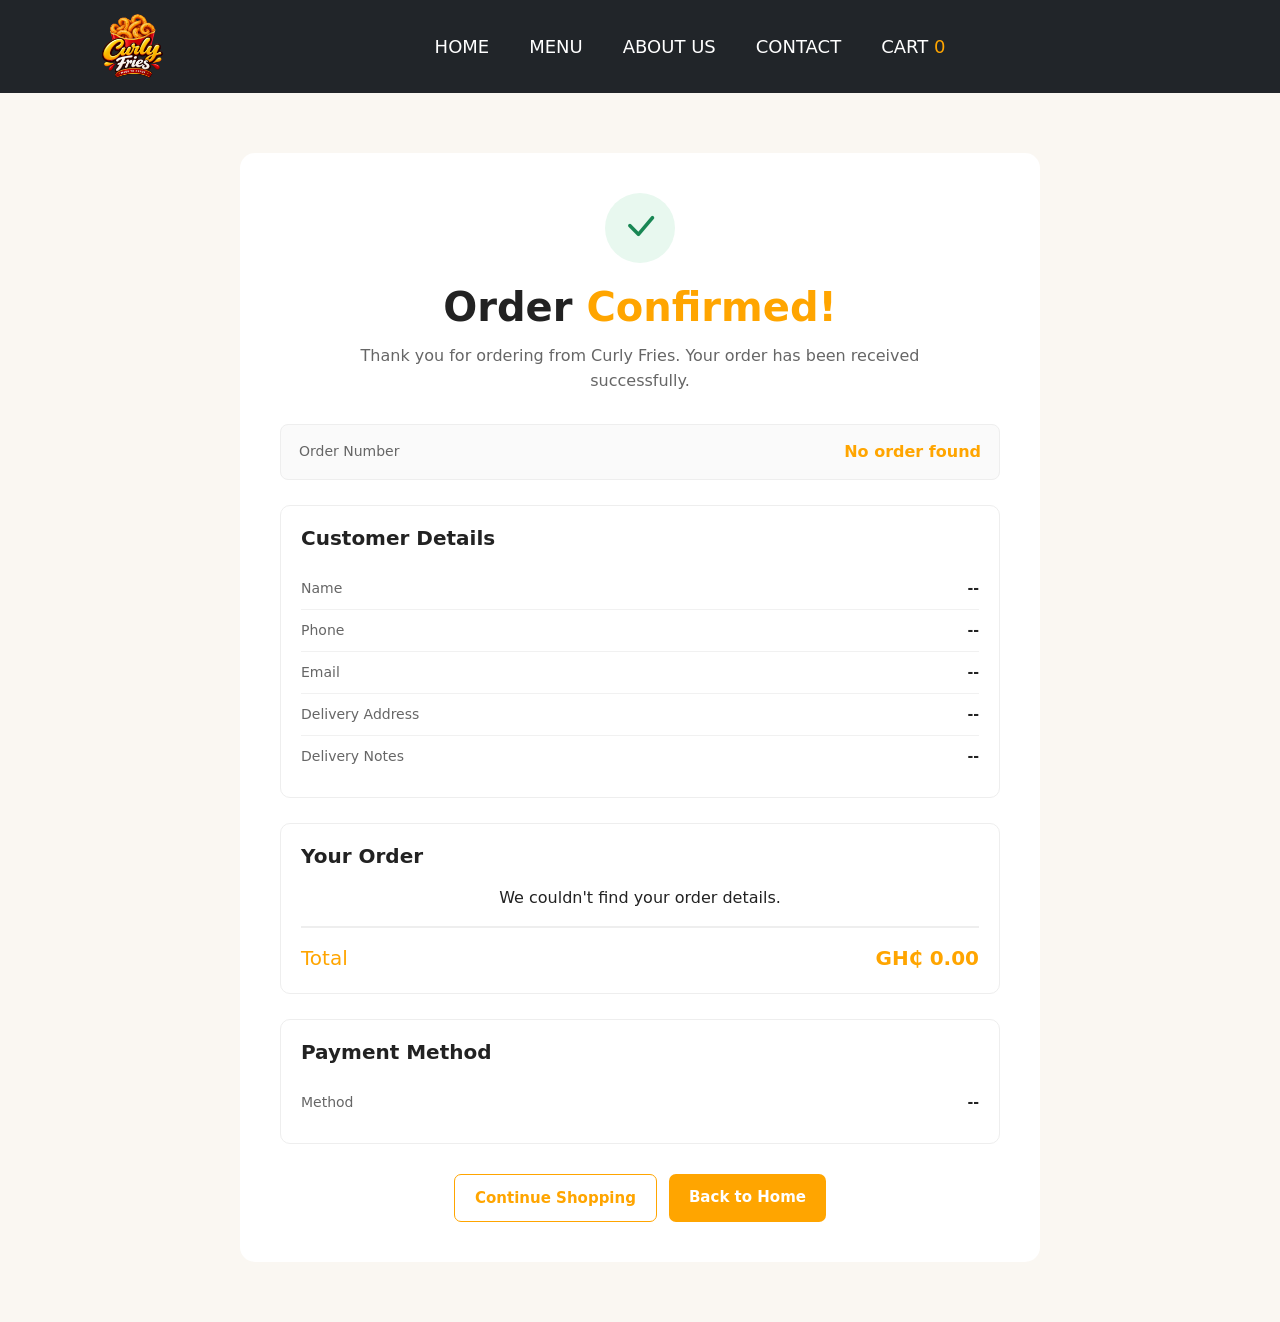
<file: confirmation.html>
<!doctype html>
<html lang="en">
  <head>
    <meta charset="UTF-8" />
    <meta name="viewport" content="width=device-width, initial-scale=1.0" />
    <title>Order Confirmed | Curly Fries</title>
    <!-- Bootstrap CSS -->
    <link
      href="https://cdn.jsdelivr.net/npm/bootstrap@5.3.8/dist/css/bootstrap.min.css"
      rel="stylesheet"
    />

    <!-- Bootstrap Icons -->
    <link
      rel="stylesheet"
      href="https://cdn.jsdelivr.net/npm/bootstrap-icons@1.11.3/font/bootstrap-icons.min.css"
    />

    <!-- Google Fonts -->
    <link rel="preconnect" href="https://fonts.googleapis.com" />
    <link rel="preconnect" href="https://fonts.gstatic.com" crossorigin />
    <link
      href="https://fonts.googleapis.com/css2?family=Google+Sans:ital,wght@0,400;0,500;0,600;0,700;1,400&family=Montserrat:wght@400;500;600;700&display=swap"
      rel="stylesheet"
    />

    <!-- Custom CSS -->
    <link rel="stylesheet" href="assets/css/style.css" />
    <!---Responsive CSS-->
    <link rel="stylesheet" href="assets/css/responsive.css" />
  </head>

  <body>
    <!-- ================================
         NAVBAR
    ================================= -->

    <nav class="navbar navbar-expand-lg bg-dark sticky-top">
      <div class="container">
        <a href="index.html" class="navbar-brand">
          <img
            src="assets/images/logo1.png"
            alt="Curly Fries"
            class="logo-img"
          />
        </a>

        <button
          class="navbar-toggler navbar-dark"
          type="button"
          data-bs-toggle="offcanvas"
          data-bs-target="#offcanvasNavbar"
          aria-controls="offcanvasNavbar"
          aria-label="Toggle navigation"
        >
          <span class="navbar-toggler-icon"></span>
        </button>
        <div
          class="offcanvas offcanvas-start bg-dark text-white"
          tabindex="-1"
          id="offcanvasNavbar"
          aria-labelledby="offcanvasNavbarLabel"
        >
          <div class="offcanvas-header">
            <h5 class="offcanvas-title" id="offcanvasNavbarLabel">
              Curly <span>Fries</span>
            </h5>
            <button
              type="button"
              class="btn-close btn-close-white"
              data-bs-dismiss="offcanvas"
              aria-label="Close"
            ></button>
          </div>

          <div class="offcanvas-body">
            <ul
              class="navbar-nav justify-content-center gap-4 flex-grow-1 pe-3"
            >
              <li class="nav-item">
                <a class="nav-link text-white" href="index.html"> Home </a>
              </li>
              <li class="nav-item">
                <a class="nav-link text-white" href="menu.html"> Menu </a>
              </li>
              <li class="nav-item">
                <a class="nav-link text-white" href="about.html"> About Us </a>
              </li>
              <li class="nav-item">
                <a class="nav-link text-white" href="#contact"> Contact </a>
              </li>
              <li class="nav-item">
                <a class="nav-link text-white" href="cart.html">
                  Cart
                  <span id="cartCount">0</span>
                </a>
              </li>
            </ul>
          </div>
        </div>
      </div>
    </nav>

    <!-- ================================
         CONFIRMATION
    ================================= -->

    <main class="confirmation-section">
      <div class="container">
        <div class="confirmation-card">
          <!-- Success Icon -->
          <div class="confirmation-icon">
            <i class="bi bi-check-lg"></i>
          </div>
          <!-- Heading -->
          <h1>Order <span>Confirmed!</span></h1>
          <p class="confirmation-message">
            Thank you for ordering from Curly Fries. Your order has been
            received successfully.
          </p>

          <!-- Order Number -->

          <div class="order-number">
            <span> Order Number </span>
            <strong id="orderNumber"> -- </strong>
          </div>

          <!-- =========================
                     CUSTOMER DETAILS
                ========================== -->

          <div class="confirmation-details">
            <h2>Customer Details</h2>
            <div class="detail-row">
              <span> Name </span>
              <strong id="customerName"> -- </strong>
            </div>

            <div class="detail-row">
              <span> Phone </span>
              <strong id="customerPhone"> -- </strong>
            </div>

            <div class="detail-row">
              <span> Email </span>
              <strong id="customerEmail"> -- </strong>
            </div>

            <div class="detail-row">
              <span> Delivery Address </span>
              <strong id="customerAddress"> -- </strong>
            </div>

            <div class="detail-row">
              <span> Delivery Notes </span>
              <strong id="deliveryNotes"> -- </strong>
            </div>
          </div>

          <!-- =========================
                     ORDER ITEMS
                ========================== -->

          <div class="confirmation-details">
            <h2>Your Order</h2>
            <div id="confirmationItems"></div>
            <div class="confirmation-total">
              <span> Total </span>
              <strong id="confirmationTotal"> GH₵ 0.00 </strong>
            </div>
          </div>

          <!-- =========================
                     PAYMENT
                ========================== -->

          <div class="confirmation-details">
            <h2>Payment Method</h2>
            <div class="detail-row">
              <span> Method </span>
              <strong id="paymentMethod"> -- </strong>
            </div>
          </div>

          <!-- =========================
                     ACTION BUTTONS
                ========================== -->

          <div class="confirmation-actions">
            <a href="menu.html" class="confirmation-btn secondary">
              Continue Shopping
            </a>

            <a href="index.html" class="confirmation-btn primary">
              Back to Home
            </a>
          </div>
        </div>
      </div>
    </main>

    <!-- ================================
         FOOTER
    ================================= -->

    <footer>
      <!-- Keep your existing footer here -->
    </footer>

    <!-- Bootstrap JS -->

    <script src="https://cdn.jsdelivr.net/npm/bootstrap@5.3.8/dist/js/bootstrap.bundle.min.js"></script>

    <!-- Cart JS -->

    <script src="assets/js/cart.js"></script>

    <!-- Confirmation JS -->

    <script src="assets/js/confirmation.js"></script>
  </body>
</html>
</file>
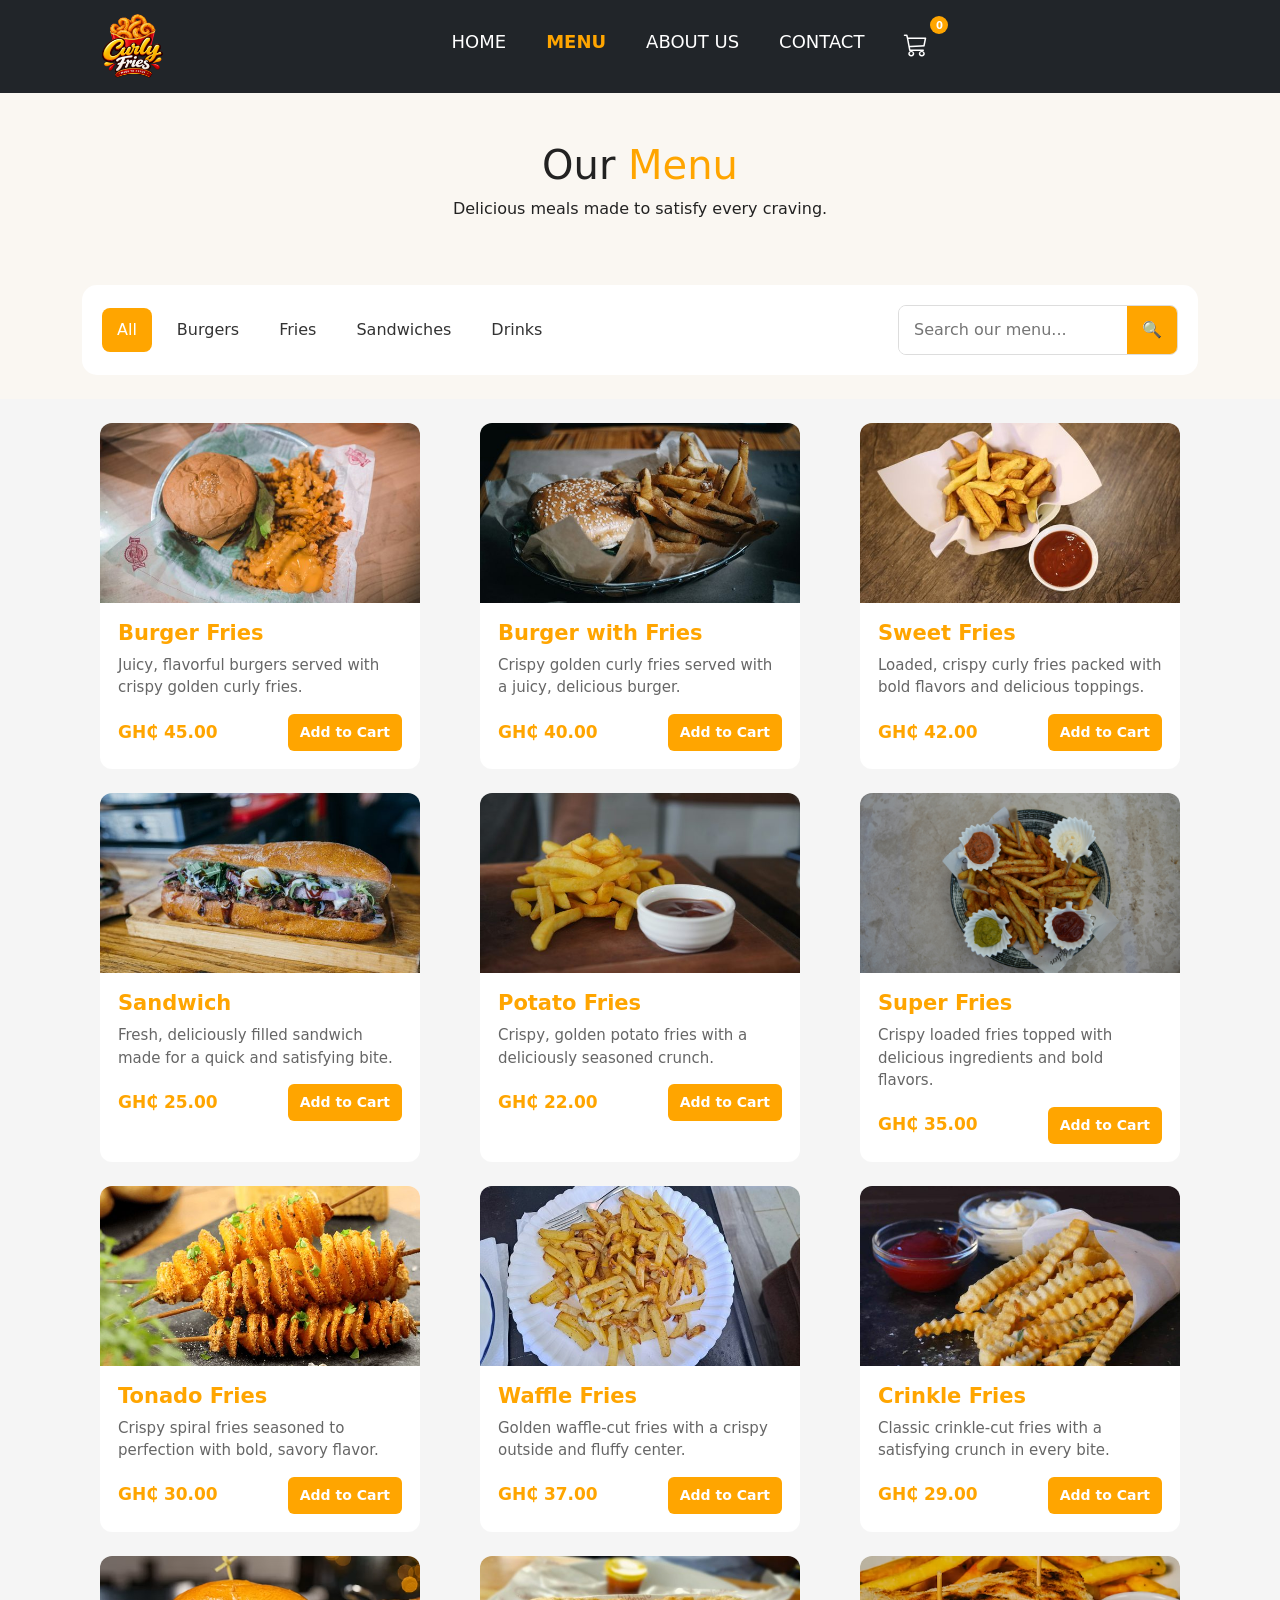
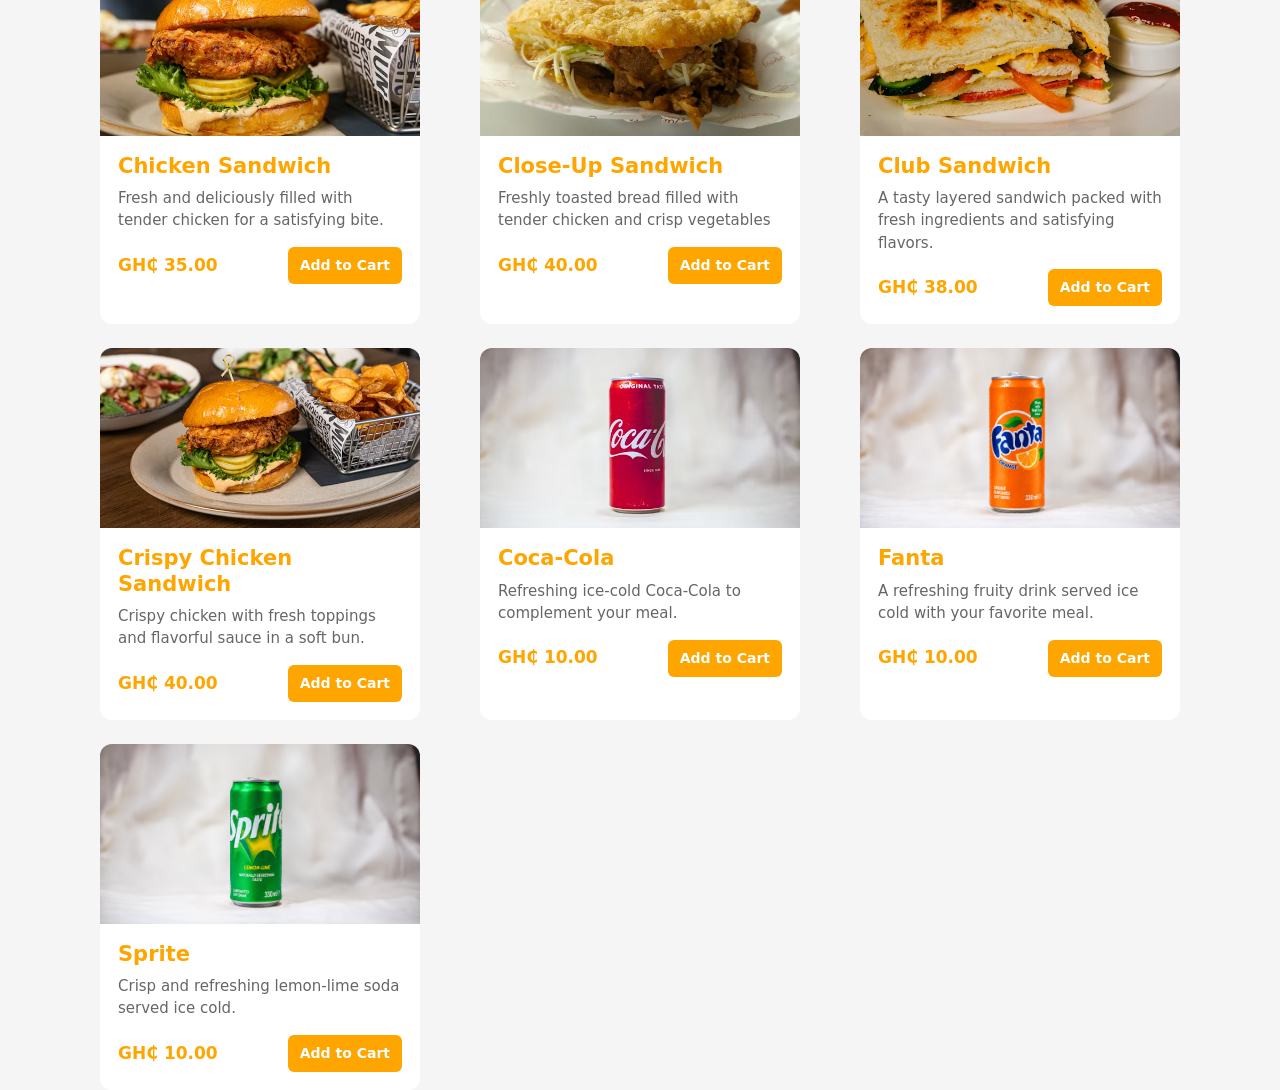
<file: menu.html>
<!doctype html>
<html lang="en">
  <head>
    <meta charset="utf-8" />
    <meta name="viewport" content="width=device-width, initial-scale=1" />

    <title>Our Menu - Curly Fries</title>

    <!-- Bootstrap -->
    <link
      href="https://cdn.jsdelivr.net/npm/bootstrap@5.3.8/dist/css/bootstrap.min.css"
      rel="stylesheet"
    />

    <!---Bootstrap icon-->
    <link
      rel="stylesheet"
      href="https://cdn.jsdelivr.net/npm/bootstrap-icons@1.13.1/font/bootstrap-icons.min.css"
    />

    <!-- Custom CSS -->
    <link rel="stylesheet" href="assets/css/style.css" />

    <!-- Responsive Custom CSS -->
    <link rel="stylesheet" href="assets/css/responsive.css" />

    <!-- Google Fonts -->
    <link rel="preconnect" href="https://fonts.googleapis.com" />
    <link rel="preconnect" href="https://fonts.gstatic.com" crossorigin />

    <link
      href="https://fonts.googleapis.com/css2?family=Google+Sans:ital,opsz,wght@0,17..18,400..700;1,17..18,400..700&family=Montserrat:ital,wght@0,100..900;1,100..900&display=swap"
      rel="stylesheet"
    />
  </head>

  <body>
    <!-- =========================
         NAVBAR
    ========================== -->
    <nav class="navbar navbar-expand-lg bg-dark sticky-top">
      <div class="container">
        <!-- Logo -->
        <a href="index.html" class="navbar-brand">
          <img
            src="assets/images/logo1.png"
            class="logo-img"
            alt="Curly Fries"
          />
        </a>

        <!---mobile cart-->
        <a
          href="cart.html"
          class="nav-link cart-icon d-inline-flex d-lg-none"
          aria-label="Shopping cart"
        >
          <i class="bi bi-cart3"></i>
          <span class="cart-count">0</span>
        </a>

        <!-- Mobile Toggle -->
        <button
          class="navbar-toggler navbar-dark"
          type="button"
          data-bs-toggle="offcanvas"
          data-bs-target="#offcanvasNavbar"
          aria-controls="offcanvasNavbar"
          aria-label="Toggle navigation"
        >
          <span class="navbar-toggler-icon"></span>
        </button>

        <!-- Offcanvas Menu -->
        <div
          class="offcanvas offcanvas-start bg-dark text-white"
          tabindex="-1"
          id="offcanvasNavbar"
          aria-labelledby="offcanvasNavbarLabel"
        >
          <div class="offcanvas-header">
            <h5 class="offcanvas-title" id="offcanvasNavbarLabel">
              Curly <span>Fries</span>
            </h5>

            <button
              type="button"
              class="btn-close btn-close-white"
              data-bs-dismiss="offcanvas"
              aria-label="Close"
            ></button>
          </div>

          <div class="offcanvas-body">
            <ul
              class="navbar-nav justify-content-center gap-4 col-lg-3 flex-grow-1 pe-3"
            >
              <li class="nav-item">
                <a class="nav-link text-white" href="index.html"> Home </a>
              </li>
              <li class="nav-item">
                <a class="nav-link active text-white" href="menu.html">
                  Menu
                </a>
              </li>
              <li class="nav-item">
                <a class="nav-link text-white" href="about.html"> About Us </a>
              </li>
              <li class="nav-item">
                <a class="nav-link text-white" href="contact.html"> Contact </a>
              </li>
              <!-- Desktop Cart -->
              <li class="nav-item d-none d-lg-block">
                <a
                  href="cart.html"
                  class="nav-link cart-icon"
                  aria-label="Shopping cart"
                >
                  <i class="bi bi-cart3"></i>
                  <span class="cart-count">0</span>
                </a>
              </li>
            </ul>
          </div>
        </div>
      </div>
    </nav>

    <!-- =========================
         END OF NAVBAR
    ========================== -->

    <!-- =========================
         MENU HEADER
    ========================== -->
    <section class="menu-header py-5">
      <div class="container text-center">
        <h1>Our <span>Menu</span></h1>
        <p>Delicious meals made to satisfy every craving.</p>
      </div>
    </section>

    <section class="menu-filter pb-5">
      <div class="container">
        <div class="filter-wrapper">
          <!-- Category Area -->
          <div class="category-area">
            <!-- Mobile Filter Button -->
            <button
              class="filter-toggle"
              type="button"
              data-bs-toggle="collapse"
              data-bs-target="#categoryMenu"
              aria-expanded="false"
              aria-controls="categoryMenu"
            >
              <span>Filter</span>
              <span>⌄</span>
            </button>

            <!-- Categories -->
            <div class="category-filter collapse d-md-flex" id="categoryMenu">
              <button
                type="button"
                class="category-btn active"
                data-category="all"
              >
                All
              </button>
              <button
                type="button"
                class="category-btn"
                data-category="burgers"
              >
                Burgers
              </button>
              <button type="button" class="category-btn" data-category="fries">
                Fries
              </button>
              <button
                type="button"
                class="category-btn"
                data-category="sandwiches"
              >
                Sandwiches
              </button>
              <button type="button" class="category-btn" data-category="drinks">
                Drinks
              </button>
            </div>
          </div>

          <!-- Search Box -->
          <div class="search-box">
            <input
              type="search"
              id="menuSearch"
              placeholder="Search our menu..."
              aria-label="Search our menu"
            />
            <button type="button" aria-label="Search">🔍</button>
          </div>
        </div>
      </div>
    </section>

    <!-- MENU ITEMS -->
    <section class="menu-items">
      <div class="container">
        <div class="row g-4">
          <!-- Burger Fries -->
          <div
            class="col-12 col-sm-6 col-lg-4 menu-item"
            data-category="burgers"
          >
            <div class="menu-card">
              <img
                src="assets/images/burger-fries.jpg"
                class="menu-card-img"
                alt="Burger Fries"
              />
              <div class="menu-card-body">
                <h3>Burger Fries</h3>
                <p>
                  Juicy, flavorful burgers served with crispy golden curly
                  fries.
                </p>
                <div class="menu-card-footer">
                  <span class="menu-price"> GH₵ 45.00 </span>
                  <button
                    type="button"
                    class="add-cart-btn"
                    data-name="Burger Fries"
                    data-price="45"
                    data-image="assets/images/burger-fries.jpg"
                  >
                    Add to Cart
                  </button>
                </div>
              </div>
            </div>
          </div>

          <!-- Burger with Fries -->
          <div
            class="col-12 col-sm-6 col-lg-4 menu-item"
            data-category="burgers"
          >
            <div class="menu-card">
              <img
                src="assets/images/b-fries.jpg"
                class="menu-card-img"
                alt="Burger with Fries"
              />
              <div class="menu-card-body">
                <h3>Burger with Fries</h3>
                <p>
                  Crispy golden curly fries served with a juicy, delicious
                  burger.
                </p>
                <div class="menu-card-footer">
                  <span class="menu-price"> GH₵ 40.00 </span>

                  <button
                    type="button"
                    class="add-cart-btn"
                    data-name="Burger with Fries"
                    data-price="40"
                    data-image="assets/images/b-fries.jpg"
                  >
                    Add to Cart
                  </button>
                </div>
              </div>
            </div>
          </div>

          <!-- Sweet Fries -->
          <div class="col-12 col-sm-6 col-lg-4 menu-item" data-category="fries">
            <div class="menu-card">
              <img
                src="assets/images/about1.jpg"
                class="menu-card-img"
                alt="Sweet Fries"
              />
              <div class="menu-card-body">
                <h3>Sweet Fries</h3>
                <p>
                  Loaded, crispy curly fries packed with bold flavors and
                  delicious toppings.
                </p>
                <div class="menu-card-footer">
                  <span class="menu-price"> GH₵ 42.00 </span>
                  <button
                    type="button"
                    class="add-cart-btn"
                    data-name="Sweet Fries"
                    data-price="42"
                    data-image="assets/images/about1.jpg"
                  >
                    Add to Cart
                  </button>
                </div>
              </div>
            </div>
          </div>

          <!-- Sandwich -->
          <div
            class="col-12 col-sm-6 col-lg-4 menu-item"
            data-category="sandwiches"
          >
            <div class="menu-card">
              <img
                src="assets/images/sandwich.jpg"
                class="menu-card-img"
                alt="Sandwich"
              />
              <div class="menu-card-body">
                <h3>Sandwich</h3>
                <p>
                  Fresh, deliciously filled sandwich made for a quick and
                  satisfying bite.
                </p>
                <div class="menu-card-footer">
                  <span class="menu-price"> GH₵ 25.00 </span>
                  <button
                    type="button"
                    class="add-cart-btn"
                    data-name="Sandwich"
                    data-price="25"
                    data-image="assets/images/sandwich.jpg"
                  >
                    Add to Cart
                  </button>
                </div>
              </div>
            </div>
          </div>

          <!-- Potato Fries -->
          <div class="col-12 col-sm-6 col-lg-4 menu-item" data-category="fries">
            <div class="menu-card">
              <img
                src="assets/images/potatoe-fries.jpg"
                class="menu-card-img"
                alt="Potato Fries"
              />
              <div class="menu-card-body">
                <h3>Potato Fries</h3>
                <p>
                  Crispy, golden potato fries with a deliciously seasoned
                  crunch.
                </p>
                <div class="menu-card-footer">
                  <span class="menu-price"> GH₵ 22.00 </span>
                  <button
                    type="button"
                    class="add-cart-btn"
                    data-name="Potato Fries"
                    data-price="22"
                    data-image="assets/images/potatoe-fries.jpg"
                  >
                    Add to Cart
                  </button>
                </div>
              </div>
            </div>
          </div>

          <!-- Super Fries -->
          <div class="col-12 col-sm-6 col-lg-4 menu-item" data-category="fries">
            <div class="menu-card">
              <img
                src="assets/images/super-fries.jpg"
                class="menu-card-img"
                alt="Super Fries"
              />
              <div class="menu-card-body">
                <h3>Super Fries</h3>
                <p>
                  Crispy loaded fries topped with delicious ingredients and bold
                  flavors.
                </p>
                <div class="menu-card-footer">
                  <span class="menu-price"> GH₵ 35.00 </span>
                  <button
                    type="button"
                    class="add-cart-btn"
                    data-name="Super Fries"
                    data-price="35"
                    data-image="assets/images/super-fries.jpg"
                  >
                    Add to Cart
                  </button>
                </div>
              </div>
            </div>
          </div>

          <!---tonado-fries-->
          <div class="col-12 col-sm-6 col-lg-4 menu-item" data-category="fries">
            <div class="menu-card">
              <img
                src="assets/images/tonado-fries.jpg"
                class="menu-card-img"
                alt="Tonado Fries"
              />
              <div class="menu-card-body">
                <h3>Tonado Fries</h3>
                <p>
                  Crispy spiral fries seasoned to perfection with bold, savory
                  flavor.
                </p>
                <div class="menu-card-footer">
                  <span class="menu-price"> GH₵ 30.00 </span>
                  <button
                    type="button"
                    class="add-cart-btn"
                    data-name="Tonado Fries"
                    data-price="30"
                    data-image="assets/images/tonado-fries.jpg"
                  >
                    Add to Cart
                  </button>
                </div>
              </div>
            </div>
          </div>

          <!---waffle fries-->
          <div class="col-12 col-sm-6 col-lg-4 menu-item" data-category="fries">
            <div class="menu-card">
              <img
                src="assets/images/waffle-fries.jpg"
                class="menu-card-img"
                alt="Waffle Fries"
              />
              <div class="menu-card-body">
                <h3>Waffle Fries</h3>
                <p>
                  Golden waffle-cut fries with a crispy outside and fluffy
                  center.
                </p>
                <div class="menu-card-footer">
                  <span class="menu-price"> GH₵ 37.00 </span>
                  <button
                    type="button"
                    class="add-cart-btn"
                    data-name="Waffle Fries"
                    data-price="37"
                    data-image="assets/images/waffle-fries.jpg"
                  >
                    Add to Cart
                  </button>
                </div>
              </div>
            </div>
          </div>

          <!---crinkle fries-->
          <div class="col-12 col-sm-6 col-lg-4 menu-item" data-category="fries">
            <div class="menu-card">
              <img
                src="assets/images/crinkle-fries.jpg"
                class="menu-card-img"
                alt="Crinke Fries"
              />
              <div class="menu-card-body">
                <h3>Crinkle Fries</h3>
                <p>
                  Classic crinkle-cut fries with a satisfying crunch in every
                  bite.
                </p>
                <div class="menu-card-footer">
                  <span class="menu-price"> GH₵ 29.00 </span>
                  <button
                    type="button"
                    class="add-cart-btn"
                    data-name="Crinkle Fries"
                    data-price="29"
                    data-image="assets/images/crinkle-fries.jpg"
                  >
                    Add to Cart
                  </button>
                </div>
              </div>
            </div>
          </div>

          <!-- Chicken Sandwich -->
          <div
            class="col-12 col-sm-6 col-lg-4 menu-item"
            data-category="sandwiches"
          >
            <div class="menu-card">
              <img
                src="assets/images/chicken-sandwich.avif"
                class="menu-card-img"
                alt="Chicken Sandwich"
              />
              <div class="menu-card-body">
                <h3>Chicken Sandwich</h3>
                <p>
                  Fresh and deliciously filled with tender chicken for a
                  satisfying bite.
                </p>
                <div class="menu-card-footer">
                  <span class="menu-price"> GH₵ 35.00 </span>
                  <button
                    type="button"
                    class="add-cart-btn"
                    data-name="Chicken Sandwich"
                    data-price="35"
                    data-image="assets/images/chicken-sandwich.avif"
                  >
                    Add to Cart
                  </button>
                </div>
              </div>
            </div>
          </div>

          <!---close-up-sandwich-->
          <div
            class="col-12 col-sm-6 col-lg-4 menu-item"
            data-category="sandwiches"
          >
            <div class="menu-card">
              <img
                src="assets/images/close-up-sand.jpg"
                class="menu-card-img"
                alt="Close-Up Sandwich"
              />
              <div class="menu-card-body">
                <h3>Close-Up Sandwich</h3>
                <p>
                  Freshly toasted bread filled with tender chicken and crisp
                  vegetables
                </p>
                <div class="menu-card-footer">
                  <span class="menu-price"> GH₵ 40.00 </span>
                  <button
                    type="button"
                    class="add-cart-btn"
                    data-name="Close-Up Sandwich"
                    data-price="40"
                    data-image="assets/images/close-up-sand.jpg"
                  >
                    Add to Cart
                  </button>
                </div>
              </div>
            </div>
          </div>

          <!-- Club Sandwich -->
          <div
            class="col-12 col-sm-6 col-lg-4 menu-item"
            data-category="sandwiches"
          >
            <div class="menu-card">
              <img
                src="assets/images/club-sandwich.avif"
                class="menu-card-img"
                alt="Club Sandwich"
              />
              <div class="menu-card-body">
                <h3>Club Sandwich</h3>
                <p>
                  A tasty layered sandwich packed with fresh ingredients and
                  satisfying flavors.
                </p>
                <div class="menu-card-footer">
                  <span class="menu-price"> GH₵ 38.00 </span>
                  <button
                    type="button"
                    class="add-cart-btn"
                    data-name="Club Sandwich"
                    data-price="38"
                    data-image="assets/images/club-sandwich.avif"
                  >
                    Add to Cart
                  </button>
                </div>
              </div>
            </div>
          </div>

          <!-- Crispy Chicken Sandwich -->
          <div
            class="col-12 col-sm-6 col-lg-4 menu-item"
            data-category="sandwiches"
          >
            <div class="menu-card">
              <img
                src="assets/images/crispy-chicken.avif"
                class="menu-card-img"
                alt="Crispy Chicken Sandwich"
              />
              <div class="menu-card-body">
                <h3>Crispy Chicken Sandwich</h3>
                <p>
                  Crispy chicken with fresh toppings and flavorful sauce in a
                  soft bun.
                </p>
                <div class="menu-card-footer">
                  <span class="menu-price"> GH₵ 40.00 </span>
                  <button
                    type="button"
                    class="add-cart-btn"
                    data-name="Crispy Chicken Sandwich"
                    data-price="40"
                    data-image="assets/images/crispy-chicken.avif"
                  >
                    Add to Cart
                  </button>
                </div>
              </div>
            </div>
          </div>

          <!-- Coca-Cola -->
          <div
            class="col-12 col-sm-6 col-lg-4 menu-item"
            data-category="drinks"
          >
            <div class="menu-card">
              <img
                src="assets/images/coca-cola.avif"
                class="menu-card-img"
                alt="Coca-Cola"
              />
              <div class="menu-card-body">
                <h3>Coca-Cola</h3>
                <p>Refreshing ice-cold Coca-Cola to complement your meal.</p>
                <div class="menu-card-footer">
                  <span class="menu-price"> GH₵ 10.00 </span>
                  <button
                    type="button"
                    class="add-cart-btn"
                    data-name="Coca-Cola"
                    data-price="10"
                    data-image="assets/images/coca-cola.avif"
                  >
                    Add to Cart
                  </button>
                </div>
              </div>
            </div>
          </div>

          <!-- Fanta -->
          <div
            class="col-12 col-sm-6 col-lg-4 menu-item"
            data-category="drinks"
          >
            <div class="menu-card">
              <img
                src="assets/images/fanta.png"
                class="menu-card-img"
                alt="Fanta"
              />
              <div class="menu-card-body">
                <h3>Fanta</h3>
                <p>
                  A refreshing fruity drink served ice cold with your favorite
                  meal.
                </p>
                <div class="menu-card-footer">
                  <span class="menu-price"> GH₵ 10.00 </span>
                  <button
                    type="button"
                    class="add-cart-btn"
                    data-name="Fanta"
                    data-price="10"
                    data-image="assets/images/fanta.png"
                  >
                    Add to Cart
                  </button>
                </div>
              </div>
            </div>
          </div>

          <!-- Sprite -->
          <div
            class="col-12 col-sm-6 col-lg-4 menu-item"
            data-category="drinks"
          >
            <div class="menu-card">
              <img
                src="assets/images/sprite.png"
                class="menu-card-img"
                alt="Sprite"
              />
              <div class="menu-card-body">
                <h3>Sprite</h3>
                <p>Crisp and refreshing lemon-lime soda served ice cold.</p>
                <div class="menu-card-footer">
                  <span class="menu-price"> GH₵ 10.00 </span>
                  <button
                    type="button"
                    class="add-cart-btn"
                    data-name="Sprite"
                    data-price="10"
                    data-image="assets/images/sprite.png"
                  >
                    Add to Cart
                  </button>
                </div>
              </div>
            </div>
          </div>
        </div>
      </div>
    </section>

    <!-- Bootstrap JS -->
    <script src="https://cdn.jsdelivr.net/npm/bootstrap@5.3.8/dist/js/bootstrap.bundle.min.js"></script>

    <!--custom script-->
    <script src="assets/js/menu.js"></script>

    <!-- Cart -->
    <script src="assets/js/cart.js"></script>
  </body>
</html>
</file>
<file: assets/css/style.css>
*{
    margin: 0;
    padding: 0;
    text-decoration: none;
    scroll-behavior: smooth;
}

body{
    background-color: #faf7f2;
    color: #222;
    cursor: pointer;
}

/*======NAVBAR===*/
.logo-img {
    width: 100px;
    height: auto;
    display: block;
}

span{
    color: orange;
}

.nav-link{
    text-transform: uppercase;
    font-size: 18px;
}

.navbar-nav .nav-link:hover {
  color: orange !important;
}

.navbar-nav .nav-link.active {
  color: orange !important;
  font-weight: bold;
}

.cart-count {
    display: inline-flex;
    align-items: center;
    justify-content: center;
    min-width: 20px;
    height: 20px;
    padding: 2px 6px;
    margin-left: 4px;
    background-color: orange;
    color: #fff;
    border-radius: 50%;
    font-size: 12px;
    font-weight: 600;
}

/* ================================
   MOBILE CART
================================ */

.cart-icon {
    position: relative;
    display: inline-flex;
    align-items: center;
    width: fit-content;
    color: #fff;
}

.cart-icon i {
    font-size: 24px;
}

.cart-icon .cart-count {
    position: absolute;
    top: -4px;
    right: -12px;
    min-width: 18px;
    height: 18px;
    padding: 2px 5px;
    margin: 0;
    display: flex;
    align-items: center;
    justify-content: center;
    background-color: orange;
    color: #fff;
    border-radius: 50%;
    font-size: 10px;
    font-weight: 600;
}

.section {
    padding: 70px 0;
}
/*====HERO SECTION===*/
.hero-section{
    padding: 85px 0 60px;
}

.span{
    color: orange;
}

.hero-text span {
    color: orange;
}

.hero-text{
    font-size: 80px;
    font-weight: 500;
    line-height: 1.1;
}

.p-text{
    font-size: 30px;
    line-height: 1.5;
}

.hero-btn {
    background-color: orange;
    color: #ffffff;
    width: 150px;
    padding: 12px 20px;
    text-decoration: none;
    border: none;
    border-radius: 8px;
    display: inline-block;
    text-align: center;
    font-weight: 600;
    transition: background-color 0.3s ease, transform 0.3s ease;
}

.hero-btn:hover{
    background-color: #e05500;
    color: #ffffff;
    transform: translateY(-2px);
}


.btn.view {
  background-color: orange;
  color: #ffffff;
  transition: background-color 0.5s ease;
  border-radius: 50px;
  width: 120px;
}

.btn.view:hover {
  background-color: #e05500;
  color: #ffffff;
}

/*====MENU SECTION==*/
.menu-text{
    font-size: 40px;
    font-weight: 500;
}

.menu-paragraph{
    font-size: 20px;
}

h3{
    color: orange;
}

/*=========
  ABOUT SECTION
=================== */
.about-title{
    font-size: 50px;
}

.about-img {
    width: 100%;
    height: 400px;
    object-fit: cover;
    border-radius: 12px;
}

.about-text{
    font-size: 20px;
}


/*============
    CONTACT SECTION
============ */

.contact-section {
    background-color: #f5f5f5;
}

.map-container {
    width: 100%;
    overflow: hidden;
    border-radius: 15px;
}

.map-container iframe {
    display: block;
}

.social-content {
    padding: 20px;
}

.social-content h2 {
    font-size: 30px;
    margin-bottom: 15px;
}

.social-content p {
    font-size: 18px;
    line-height: 1.6;
    margin-bottom: 25px;
}

.social-links {
    display: flex;
    flex-direction: column;
    gap: 12px;
}

.social-link {
    display: flex;
    align-items: center;
    gap: 12px;
    width: fit-content;
    color: #222;
    text-decoration: none;
    font-size: 18px;
    font-weight: 500;
    transition: 0.3s ease;
}

.social-link i {
    font-size: 24px;
    color: orange;
}

.social-link:hover {
    color: orange;
    transform: translateX(5px);
}



/*====================================================================================
         ABOUT.HTML SECTION
============================================================================================ */
.about-hero {
    min-height: 30vh;
    display: flex;
    align-items: center;
    justify-content: center;
    background:
        linear-gradient(rgba(0, 0, 0, 0.55), rgba(0, 0, 0, 0.55)),
        url("../images/about.jpeg");

    background-size: cover;
    background-position: center;
    background-repeat: no-repeat;
    color: white;
}

.about-hero h1 {
    font-size: 30px;
    font-weight: 400;
}

.about-hero h1 span {
    color: orange;
}

.about-hero p {
    font-size: 22px;
}



/*=========
  Why Choose Us
========= */
.why-choose h2 {
    font-size: 40px;
    font-weight: 600;
}

.why-choose > .container > .text-center > p {
    font-size: 18px;
    color: #666;
}

.feature-card {
    height: 100%;
    padding: 20px 10px;
    background-color: #222;
    border-radius: 15px;
    transition: 0.3s ease;
}

.feature-card:hover {
    transform: translateY(-8px);
}

.feature-icon {
    font-size: 40px;
    margin-bottom: 20px;
}

.feature-card h3 {
    font-size: 25px;
    margin-bottom: 15px;
}

.feature-card p {
    font-size: 20px;
    line-height: 1.6;
    color: #ffffff;
}


/*==============
   Testimonial section
================== */
.testimonial-title{
    font-size: 40px;
    font-weight: 600;
}

.sub-section{
    font-size: 20px;
}
.testimonial-card {
    height: 100%;
    padding: 25px;
    background-color: #222;
    color: #ffffff;
    border-radius: 15px;
    text-align: center;
    transition: 0.3s ease;
}

.testimonial-card:hover {
    transform: translateY(-8px);
}

.stars {
    color: orange;
    font-size: 18px;
    margin-bottom: 20px;
}

.testimonial-card p {
    font-size: 17px;
    line-height: 1.5;
    color: #ffffff;
    font-style: italic;
}

.testimonial-card h5 {
    margin-top: 20px;
    margin-bottom: 5px;
    font-size: 19px;
}

.testimonial-card small {
    color: #888;
}

/*==========
   CTA Section
============= */
.cta-section {
    background-color: #222;
    color: #ffffff;
    padding: 70px 20px !important;
}

.cta-section h2 {
    font-size: 45px;
    font-weight: 600;
}

.cta-section h2 span {
    color: orange;
}

.cta-section p {
    font-size: 18px;
    margin: 20px auto 30px;
    max-width: 600px;
    color: #dddddd;
}

.cta-section .hero-btn {
    display: inline-block;
}



/*============================================================================================
                  MENU.HTML SECTION
=============================================================================================== */
/* ================================
   MENU FILTER
================================ */

.filter-wrapper {
    display: flex;
    align-items: center;
    justify-content: space-between;
    gap: 30px;
    padding: 20px;
    background-color: #ffffff;
    border-radius: 15px;
}


/* Category Area */

.category-area {
    display: flex;
    align-items: center;
}


/* Categories */

.category-filter {
    align-items: center;
    gap: 10px;
}


/* Category Buttons */

.category-btn {
    border: none;
    background-color: transparent;
    color: #333;
    padding: 10px 15px;
    border-radius: 8px;
    font-size: 16px;
    font-weight: 500;
    cursor: pointer;
    transition: 0.3s ease;
}

.category-btn:hover,
.category-btn.active {
    background-color: orange;
    color: #ffffff;
}


/* Mobile Filter Button */
.filter-toggle {
    display: none;
}


/* Search Box */
.search-box {
    display: flex;
    align-items: center;
    width: 280px;
    border: 1px solid #ddd;
    border-radius: 8px;
    overflow: hidden;
}

.search-box input {
    width: 100%;
    border: none;
    outline: none;
    padding: 12px 15px;
    font-size: 16px;
}

.search-box button {
    border: none;
    background-color: orange;
    color: #ffffff;
    padding: 12px 15px;
    cursor: pointer;
}


/* ================================
   MENU CARDS
================================ */

.menu-items {
    background-color: #f5f5f5;
}

.menu-card {
    max-width: 320px;
    height: 100%;
    margin: 0 auto;
    background-color: #ffffff;
    border-radius: 12px;
    overflow: hidden;
    transition: 0.3s ease;
}

.menu-card:hover {
    transform: translateY(-5px);
}


/* Menu Image */
.menu-card-img {
    display: block;
    width: 100%;
    height: 180px;
    object-fit: cover;
}


/* Card Body */
.menu-card-body {
    padding: 18px;
}

.menu-card-body h3 {
    font-size: 21px;
    font-weight: 600;
    margin-bottom: 8px;
}

.menu-card-body p {
    font-size: 15px;
    line-height: 1.5;
    color: #666;
    margin-bottom: 15px;
}


/* Price + Button */
.menu-card-footer {
    display: flex;
    align-items: center;
    justify-content: space-between;
    gap: 10px;
}

.menu-price {
    font-size: 17px;
    font-weight: 700;
    color: orange;
}

.add-cart-btn {
    border: none;
    background-color: orange;
    color: #ffffff;
    padding: 8px 12px;
    border-radius: 6px;
    font-size: 14px;
    font-weight: 600;
    cursor: pointer;
    transition: 0.3s ease;
}

.add-cart-btn:hover {
    background-color: #e05500;
}

.no-results {
    text-align: center;
    font-size: 18px;
    color: #666;
    padding: 40px 0;
}



/* ================================================================================
           CART.HTML SECTION
======================================================================================= */

.cart-header h1 {
    font-size: 50px;
    font-weight: 600;
}

.cart-header h1 span {
    color: orange;
}

.cart-header p {
    font-size: 18px;
    color: #666;
}


/* Cart Item */

.cart-item {
    display: flex;
    align-items: center;
    gap: 20px;
    padding: 15px;
    margin-bottom: 15px;
    background-color: #fff;
    border-radius: 12px;
}


/* Cart Image */

.cart-item-img {
    width: 90px;
    height: 70px;
    object-fit: cover;
    border-radius: 8px;
}


/* Item Information */

.cart-item-info {
    flex: 1;
}

.cart-item-info h3 {
    margin: 0 0 5px;
    font-size: 18px;
    font-weight: 600;
}

.cart-item-info p {
    margin: 0;
    color: #666;
}


/* Quantity */

.quantity-control {
    display: flex;
    align-items: center;
    gap: 12px;
}

.quantity-btn {
    width: 30px;
    height: 30px;
    border: none;
    border-radius: 5px;
    background-color: orange;
    color: #fff;
    font-size: 18px;
    cursor: pointer;
}

.quantity-control span {
    min-width: 20px;
    text-align: center;
    font-weight: 600;
}


/* Subtotal */

.cart-subtotal {
    min-width: 100px;
    font-weight: 700;
}


/* Remove */

.remove-btn {
    border: none;
    background: none;
    color: #d33;
    cursor: pointer;
    font-size: 14px;
}


/* Cart Summary */

.cart-summary {
    margin-top: 25px;
    padding: 20px;
    background-color: #fff;
    border-radius: 12px;
}

.cart-summary > div:first-child {
    display: flex;
    align-items: center;
    justify-content: space-between;
    font-size: 22px;
}

.cart-summary strong {
    color: orange;
}


/* Cart Buttons */

.cart-actions {
    display: flex;
    justify-content: flex-end;
    gap: 10px;
    margin-top: 20px;
}

.continue-btn {
    border: 1px solid orange;
    color: orange;
}

.continue-btn:hover {
    background-color: orange;
    color: #fff;
}

.checkout-btn {
    background-color: orange;
    color: #fff;
}

.checkout-btn:hover {
    background-color: #e05500;
    color: #fff;
}


/* Empty Cart */

.empty-cart {
    padding: 60px 20px;
    background-color: #fff;
    border-radius: 12px;
}

.empty-cart h2 {
    font-size: 28px;
    margin-bottom: 10px;
}

.empty-cart p {
    color: #666;
    margin-bottom: 25px;
}

/* ================================
   CHECKOUT
================================ */

.checkout-header h1 {
    font-size: 50px;
    font-weight: 600;
}

.checkout-header h1 span {
    color: orange;
}

.checkout-header p {
    font-size: 18px;
    color: #666;
}


/* ================================
   CHECKOUT CARD
================================ */

.checkout-card {
    background-color: #fff;
    padding: 25px;
    border-radius: 12px;
}

.checkout-card h2,
.order-summary h2 {
    font-size: 24px;
    font-weight: 600;
    margin-bottom: 25px;
}

.checkout-subheading {
    margin-top: 15px;
    padding-top: 10px;
    border-top: 1px solid #eee;
}


/* ================================
   FORM
================================ */

.checkout-card .form-label {
    font-size: 15px;
    font-weight: 600;
    margin-bottom: 7px;
}

.checkout-card .form-control,
.checkout-card .form-select {
    min-height: 45px;
    border: 1px solid #ddd;
    border-radius: 7px;
    box-shadow: none;
}

.checkout-card textarea.form-control {
    min-height: auto;
    resize: vertical;
}

.checkout-card .form-control:focus,
.checkout-card .form-select:focus {
    border-color: orange;
    box-shadow: 0 0 0 2px rgba(255, 165, 0, 0.15);
}

.checkout-card .form-label span {
    color: #888;
    font-weight: 400;
}


/* ================================
   PAYMENT OPTIONS
================================ */

.payment-option {
    border: 1px solid #ddd;
    border-radius: 8px;
    padding: 14px 15px;
    transition: 0.3s ease;
}

.payment-option:hover {
    border-color: orange;
}

.payment-option input {
    margin-right: 10px;
    accent-color: orange;
}

.payment-option label {
    display: flex;
    align-items: center;
    gap: 10px;
    cursor: pointer;
    font-size: 15px;
    font-weight: 500;
}

.payment-option label i {
    font-size: 20px;
    color: orange;
}


/* ================================
   MOBILE MONEY
================================ */

.momo-details {
    display: none;
}

.momo-box {
    padding: 18px;
    background-color: #fafafa;
    border-radius: 8px;
    border: 1px solid #eee;
}


/* ================================
   PLACE ORDER
================================ */

.place-order-btn {
    width: 100%;
    border: none;
    background-color: orange;
    color: #fff;
    padding: 13px 20px;
    border-radius: 7px;
    font-size: 16px;
    font-weight: 600;
    cursor: pointer;
    transition: 0.3s ease;
}

.place-order-btn:hover {
    background-color: #e05500;
}


/* ================================
   ORDER SUMMARY
================================ */

.order-summary {
    background-color: #fff;
    padding: 25px;
    border-radius: 12px;
    position: sticky;
    top: 100px;
}

#checkoutItems {
    margin-bottom: 20px;
}


/* ================================
   CHECKOUT ITEM
================================ */

.checkout-item {
    display: flex;
    align-items: center;
    gap: 12px;
    padding: 12px 0;
    border-bottom: 1px solid #eee;
}

.checkout-item-img {
    width: 60px;
    height: 50px;
    object-fit: cover;
    border-radius: 6px;
}

.checkout-item-info {
    flex: 1;
}

.checkout-item-info h3 {
    margin: 0 0 4px;
    font-size: 15px;
    font-weight: 600;
}

.checkout-item-info p {
    margin: 0;
    color: #666;
    font-size: 13px;
}

.checkout-item-total {
    font-size: 14px;
    font-weight: 700;
}


/* ================================
   CHECKOUT TOTAL
================================ */

.checkout-total {
    display: flex;
    align-items: center;
    justify-content: space-between;
    margin-top: 20px;
    padding-top: 18px;
    border-top: 2px solid #eee;
    font-size: 20px;
}

.checkout-total strong {
    color: orange;
}


/* ================================
   BACK TO CART
================================ */

.back-cart-btn {
    display: inline-block;
    margin-top: 20px;
    color: #555;
    text-decoration: none;
    font-size: 14px;
    transition: 0.3s ease;
}

.back-cart-btn:hover {
    color: orange;
}


/* ================================
   ORDER CONFIRMATION
================================ */

.confirmation-section {
    padding: 60px 0;
}

.confirmation-card {
    max-width: 800px;
    margin: 0 auto;
    padding: 40px;
    background-color: #fff;
    border-radius: 15px;
}


/* ================================
   SUCCESS ICON
================================ */

.confirmation-icon {
    width: 70px;
    height: 70px;
    margin: 0 auto 20px;
    display: flex;
    align-items: center;
    justify-content: center;
    border-radius: 50%;
    background-color: #e8f8ef;
    color: #198754;
    font-size: 38px;
}

.confirmation-card > h1 {
    text-align: center;
    font-size: 40px;
    font-weight: 600;
    margin-bottom: 12px;
}

.confirmation-card > h1 span {
    color: orange;
}

.confirmation-message {
    max-width: 600px;
    margin: 0 auto 30px;
    text-align: center;
    color: #666;
    font-size: 16px;
    line-height: 1.6;
}


/* ================================
   ORDER NUMBER
================================ */

.order-number {
    display: flex;
    align-items: center;
    justify-content: space-between;
    gap: 15px;
    padding: 15px 18px;
    margin-bottom: 25px;
    background-color: #fafafa;
    border: 1px solid #eee;
    border-radius: 8px;
}

.order-number span {
    color: #666;
    font-size: 14px;
}

.order-number strong {
    color: orange;
    font-size: 16px;
}


/* ================================
   CONFIRMATION DETAILS
================================ */

.confirmation-details {
    margin-bottom: 25px;
    padding: 20px;
    border: 1px solid #eee;
    border-radius: 10px;
}

.confirmation-details h2 {
    margin-bottom: 18px;
    font-size: 20px;
    font-weight: 600;
}


/* ================================
   DETAIL ROW
================================ */

.detail-row {
    display: flex;
    align-items: flex-start;
    justify-content: space-between;
    gap: 20px;
    padding: 10px 0;
    border-bottom: 1px solid #f1f1f1;
}

.detail-row:last-child {
    border-bottom: none;
}

.detail-row span {
    color: #666;
    font-size: 14px;
}

.detail-row strong {
    max-width: 60%;
    text-align: right;
    font-size: 14px;
    font-weight: 600;
}


/* ================================
   CONFIRMATION ITEMS
================================ */

.confirmation-item {
    display: flex;
    align-items: center;
    gap: 12px;
    padding: 12px 0;
    border-bottom: 1px solid #eee;
}

.confirmation-item:last-child {
    border-bottom: none;
}

.confirmation-item-img {
    width: 60px;
    height: 50px;
    object-fit: cover;
    border-radius: 6px;
}

.confirmation-item-info {
    flex: 1;
}

.confirmation-item-info h3 {
    margin: 0 0 4px;
    font-size: 15px;
    font-weight: 600;
}

.confirmation-item-info p {
    margin: 0;
    color: #666;
    font-size: 13px;
}

.confirmation-item-total {
    font-size: 14px;
    font-weight: 700;
}


/* ================================
   CONFIRMATION TOTAL
================================ */

.confirmation-total {
    display: flex;
    align-items: center;
    justify-content: space-between;
    margin-top: 15px;
    padding-top: 15px;
    border-top: 2px solid #eee;
    font-size: 20px;
}

.confirmation-total strong {
    color: orange;
}


/* ================================
   CONFIRMATION BUTTONS
================================ */

.confirmation-actions {
    display: flex;
    justify-content: center;
    gap: 12px;
    margin-top: 30px;
}

.confirmation-btn {
    display: inline-block;
    padding: 12px 20px;
    border-radius: 7px;
    text-decoration: none;
    font-size: 15px;
    font-weight: 600;
    text-align: center;
    transition: 0.3s ease;
}

.confirmation-btn.primary {
    background-color: orange;
    color: #fff;
}

.confirmation-btn.primary:hover {
    background-color: #e05500;
    color: #fff;
}

.confirmation-btn.secondary {
    border: 1px solid orange;
    color: orange;
    background-color: #fff;
}

.confirmation-btn.secondary:hover {
    background-color: orange;
    color: #fff;
}
</file>
<file: assets/css/responsive.css>
/*======================================================
    MOBILE VIEWS
============================================================ */
@media (max-width: 991.98px) {
    .cart-icon {
        margin-left: auto;
        margin-right: 10px;
    }
}


@media (max-width: 767.98px) {
    .hero-text {
        font-size: 45px;
        line-height: 1.15;
        font-weight: 600;
    }

    .p-text {
        font-size: 17px;
        line-height: 1.6;
    }

    .hero-btn {
        width: 150px;
        padding: 12px 15px;
    }

    .section {
        padding: 45px 0;
    }

    .menu-paragraph{
        font-size: 17px;
    }

}



/* =========================
   SMALL PHONES
   ========================= */

@media (max-width: 375px) {

    .hero-text {
        font-size: 38px;
    }

    .p-text {
        font-size: 16px;
    }

    .hero-btn {
        width: 140px;
    }
}


@media (max-width: 767.98px) {
    .about-img {
        height: 300px;
    }

     .hero-section {
        padding: 50px 15px 40px;
    }

    .cta-section {
        padding: 50px 20px;
    }
}



/*====================================================================
           MENU CSS
============================================================================ */
@media (max-width: 767.98px) {

    /* Menu Header */
    .menu-header h1 {
        font-size: 40px;
    }

    .menu-header p {
        font-size: 16px;
    }


    /* Filter Wrapper */
    .filter-wrapper {
        flex-direction: column;
        align-items: stretch;
        gap: 15px;
    }


    /* Category Area */
    .category-area {
        width: 100%;

        display: block;
    }


    /* Mobile Filter Button */
    .filter-toggle {
        display: flex;
        width: 100%;
        align-items: center;
        justify-content: space-between;
        padding: 12px 15px;
        border: 1px solid #ddd;
        border-radius: 8px;
        background-color: #fff;
        font-size: 16px;
        font-weight: 500;
    }


    /* Category Filter */
    .category-filter {
        display: block;
        margin-top: 10px;
    }


    /* Category Buttons */
    .category-btn {
        display: block;
        width: 100%;
        text-align: left;
        margin-bottom: 5px;
    }


    /* Search Box */
    .search-box {
        width: 100%;
    }

}


@media (max-width: 575.98px) {

    .menu-card {
        max-width: 300px;
    }

    .menu-card-img {
        height: 170px;
    }

    .menu-card-body {
        padding: 16px;
    }

    .menu-card-body h3 {
        font-size: 20px;
    }

    .menu-card-body p {
        font-size: 14px;
    }

}

/*======================================================================
        CART CSS
========================================================== */

@media (max-width: 767.98px) {

    .cart-header h1 {
        font-size: 40px;
    }

    .cart-header p {
        font-size: 16px;
    }


    .cart-item {
        flex-wrap: wrap;
        gap: 12px;
    }


    .cart-item-img {
        width: 75px;
        height: 60px;
    }


    .cart-item-info {
        min-width: calc(100% - 100px);
    }


    .quantity-control {
        margin-left: 87px;
    }


    .cart-subtotal {
        margin-left: auto;
    }


    .remove-btn {
        margin-left: auto;
    }


    .cart-actions {
        flex-direction: column;
    }


    .cart-actions .btn {
        width: 100%;
    }

}

/* ================================
   CHECKOUT 
================================ */

@media (max-width: 767.98px) {

    .checkout-header h1 {
        font-size: 40px;
    }

    .checkout-header p {
        font-size: 16px;
    }

    .checkout-card,
    .order-summary {
        padding: 20px;
    }

    .checkout-card h2,
    .order-summary h2 {
        font-size: 22px;
    }

    .order-summary {
        position: static;
    }

}


/* ================================
   CONFIRMATION RESPONSIVE
================================ */

@media (max-width: 767.98px) {

    .confirmation-section {
        padding: 40px 15px;
    }

    .confirmation-card {
        padding: 25px 18px;
        border-radius: 12px;
    }

    .confirmation-card > h1 {
        font-size: 32px;
    }

    .confirmation-message {
        font-size: 15px;
    }

    .order-number {
        padding: 14px;
    }

    .confirmation-details {
        padding: 16px;
    }

    .confirmation-details h2 {
        font-size: 19px;
    }

    .detail-row {
        gap: 15px;
    }

    .detail-row strong {
        max-width: 55%;
        word-break: break-word;
    }

    .confirmation-actions {
        flex-direction: column;
    }

    .confirmation-btn {
        width: 100%;
    }

}
</file>
